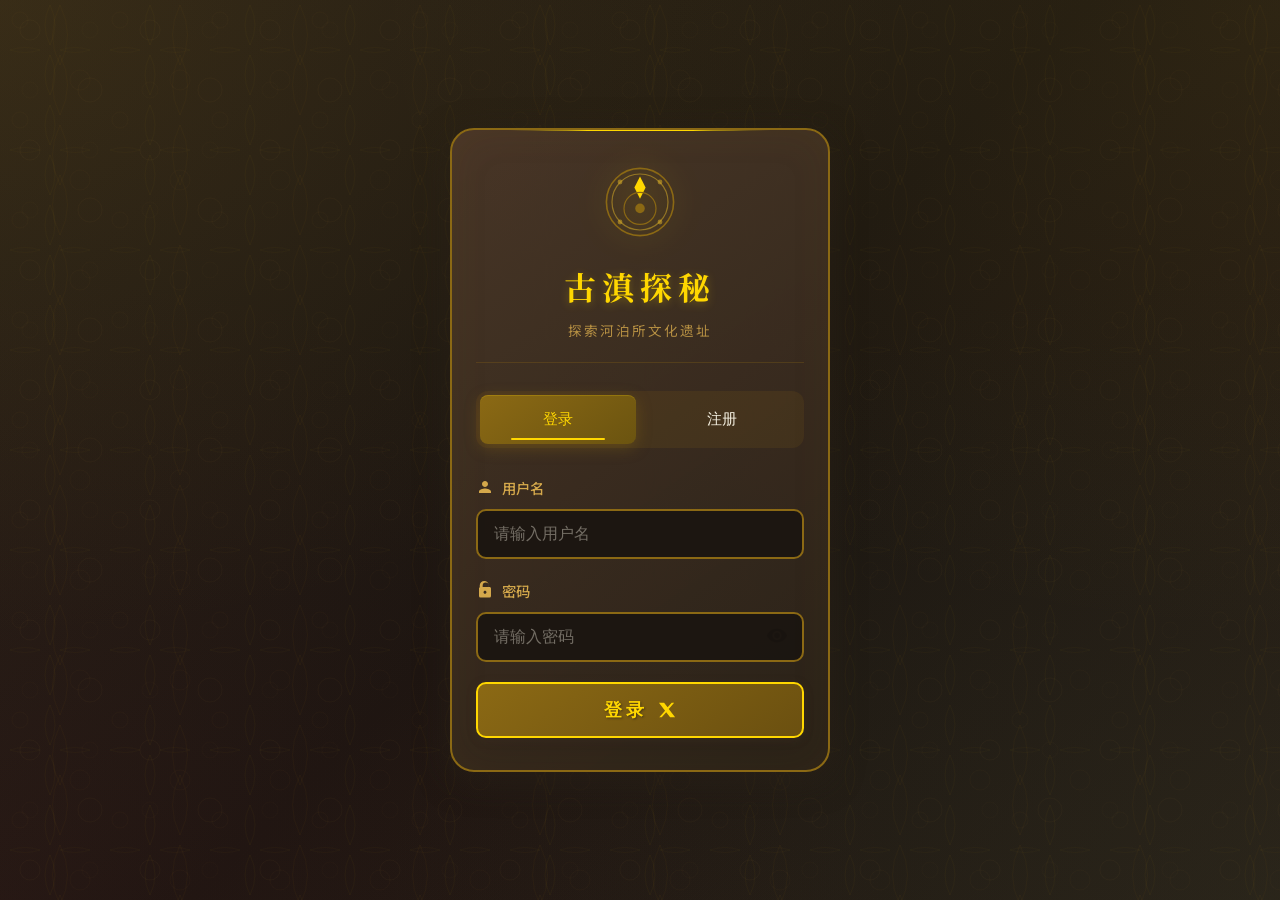
<file: index.html>
<!DOCTYPE html>
<html lang="zh-CN">
<head>
  <meta charset="UTF-8">
  <meta name="viewport" content="width=device-width, initial-scale=1.0, maximum-scale=1.0, user-scalable=no">
  <title>汉代职场晋升之路 - 益州郡新人报到</title>
  <link rel="stylesheet" href="css/style.css">
  <link rel="icon" type="image/svg+xml" href="data:image/svg+xml,%3Csvg xmlns='http://www.w3.org/2000/svg' viewBox='0 0 100 100'%3E%3Ccircle cx='50' cy='50' r='45' fill='%238B6914'/%3E%3Cpath d='M50 15 L55 25 L50 35 L45 25 Z' fill='%23FFD700'/%3E%3Ccircle cx='50' cy='55' r='25' fill='none' stroke='%23FFD700' stroke-width='3'/%3E%3C/svg%3E">
  <style>
    .career-intro {
      text-align: center;
      padding: 24px 16px;
      background: rgba(61, 50, 40, 0.6);
      border-radius: 16px;
      border: 2px solid var(--primary-bronze);
      margin-bottom: 20px;
      position: relative;
      overflow: hidden;
    }
    .career-intro::before {
      content: '';
      position: absolute;
      top: 0; left: 0; right: 0; bottom: 0;
      background: linear-gradient(135deg, rgba(255,215,0,0.05) 0%, transparent 50%);
      pointer-events: none;
    }
    .career-badge {
      font-size: 3rem;
      margin-bottom: 12px;
    }
    .career-title {
      font-family: 'Noto Serif SC', serif;
      font-size: 1.6rem;
      color: var(--accent-gold);
      margin-bottom: 8px;
    }
    .career-subtitle {
      color: var(--secondary-yellow);
      font-size: 0.95rem;
      margin-bottom: 16px;
    }
    .career-story {
      color: var(--text-primary);
      font-size: 0.9rem;
      line-height: 1.8;
      text-align: left;
      padding: 12px;
      background: rgba(0,0,0,0.2);
      border-radius: 8px;
      margin-bottom: 16px;
    }
    .level-path {
      display: flex;
      flex-direction: column;
      gap: 12px;
      margin: 20px 0;
    }
    .level-card {
      display: flex;
      align-items: center;
      gap: 16px;
      padding: 16px;
      background: rgba(61, 50, 40, 0.5);
      border: 2px solid var(--primary-bronze);
      border-radius: 12px;
      transition: all 0.3s ease;
    }
    .level-card.locked {
      opacity: 0.5;
      border-color: rgba(139, 105, 20, 0.3);
    }
    .level-card.completed {
      border-color: var(--accent-gold);
      background: rgba(255, 215, 0, 0.05);
    }
    .level-num {
      width: 44px;
      height: 44px;
      border-radius: 50%;
      background: var(--primary-bronze);
      display: flex;
      align-items: center;
      justify-content: center;
      font-size: 1.2rem;
      flex-shrink: 0;
    }
    .level-card.completed .level-num {
      background: var(--accent-gold);
      color: #1a0f0a;
    }
    .level-info {
      flex: 1;
      text-align: left;
    }
    .level-name {
      font-size: 1.05rem;
      color: var(--accent-gold);
      font-weight: bold;
    }
    .level-desc {
      font-size: 0.85rem;
      color: var(--secondary-yellow);
      margin-top: 4px;
    }
    .level-status {
      font-size: 0.8rem;
      color: var(--accent-gold);
      text-align: right;
      min-width: 60px;
    }
    .arrow-down {
      text-align: center;
      color: var(--primary-bronze);
      font-size: 1.2rem;
      margin: -4px 0;
    }
    .start-btn {
      width: 100%;
      padding: 16px;
      font-size: 1.2rem;
      font-family: 'Noto Serif SC', serif;
      background: linear-gradient(145deg, #8B6914 0%, #5c4a32 100%);
      border: 2px solid var(--accent-gold);
      border-radius: 30px;
      color: #FFD700;
      cursor: pointer;
      transition: all 0.3s ease;
      margin-top: 16px;
    }
    .start-btn:hover {
      box-shadow: 0 0 20px rgba(255, 215, 0, 0.4);
      transform: translateY(-2px);
    }
    .result-preview {
      background: rgba(61, 50, 40, 0.6);
      border: 2px solid var(--accent-gold);
      border-radius: 12px;
      padding: 16px;
      margin-top: 20px;
      text-align: center;
    }
    .result-preview h3 {
      color: var(--accent-gold);
      margin-bottom: 12px;
    }
    .result-scores {
      display: flex;
      justify-content: space-around;
      font-size: 0.9rem;
      margin-bottom: 12px;
    }
    .result-scores span {
      color: var(--secondary-yellow);
    }
    .auth-overlay {
      position: fixed;
      top: 0;
      left: 0;
      right: 0;
      bottom: 0;
      display: flex;
      align-items: center;
      justify-content: center;
      z-index: 3000;
      overflow-y: auto;
      padding: 20px;
    }
    .auth-overlay.hidden {
      display: none !important;
    }
  </style>
</head>
<body>
  <!-- 登录注册覆盖层 -->
  <div id="authOverlay" class="auth-overlay hidden">
    <div class="bg-pattern"></div>
    <div class="auth-container" style="margin:auto;position:relative;z-index:10;">
      <div class="auth-card">
        <div class="card-logo">
          <svg viewBox="0 0 100 100" class="logo-main">
            <circle cx="50" cy="50" r="42" fill="none" stroke="#8B6914" stroke-width="2"/>
            <circle cx="50" cy="50" r="35" fill="none" stroke="#C9A227" stroke-width="1.5" opacity="0.6"/>
            <path d="M50 18 L57 32 L50 46 L43 32 Z" fill="#FFD700"/>
            <circle cx="50" cy="58" r="20" fill="none" stroke="#8B6914" stroke-width="1.5"/>
            <circle cx="50" cy="58" r="6" fill="#8B6914"/>
            <circle cx="25" cy="25" r="3" fill="#C9A227" opacity="0.6"/>
            <circle cx="75" cy="25" r="3" fill="#C9A227" opacity="0.6"/>
            <circle cx="25" cy="75" r="3" fill="#C9A227" opacity="0.6"/>
            <circle cx="75" cy="75" r="3" fill="#C9A227" opacity="0.6"/>
          </svg>
          <h1 class="card-title">古滇探秘</h1>
          <p class="card-subtitle">探索河泊所文化遗址</p>
        </div>

        <div class="tabs-wrapper">
          <button class="tab active" id="tabLogin" onclick="showTab('login')">
            <span class="tab-text">登录</span>
            <span class="tab-indicator"></span>
          </button>
          <button class="tab" id="tabRegister" onclick="showTab('register')">
            <span class="tab-text">注册</span>
            <span class="tab-indicator"></span>
          </button>
        </div>

        <form id="formLogin" class="form-panel active" onsubmit="handleLogin(event)">
          <div class="input-group">
            <label class="input-label">
              <svg class="label-icon" viewBox="0 0 24 24">
                <path d="M12 12c2.21 0 4-1.79 4-4s-1.79-4-4-4-4 1.79-4 4 1.79 4 4 4zm0 2c-2.67 0-8 1.34-8 4v2h16v-2c0-2.66-5.33-4-8-4z"/>
              </svg>
              <span>用户名</span>
            </label>
            <input type="text" id="loginUser" class="form-input" placeholder="请输入用户名" required>
          </div>
          <div class="input-group">
            <label class="input-label">
              <svg class="label-icon" viewBox="0 0 24 24">
                <path d="M18 8h-1V6a6 6 0 00-12 0v2H6c-1.1 0-2 .9-2 2v10a2 2 0 002 2h12a2 2 0 002-2V10c0-1.1-.9-2-2-2zm-6 9c-1.1 0-2-.9-2-2s.9-2 2-2 2 .9 2 2-.9 2-2 2zm3.1-9H8.9V6a4 4 0 018 0v2z"/>
              </svg>
              <span>密码</span>
            </label>
            <div class="password-box">
              <input type="password" id="loginPass" class="form-input" placeholder="请输入密码" required>
              <button type="button" class="toggle-pass" onclick="togglePassword('loginPass')">
                <svg class="eye" viewBox="0 0 24 24">
                  <path d="M12 4.5C7 4.5 2.73 7.61 1 12c1.73 4.39 6 7.5 11 7.5s9.27-3.11 11-7.5c-1.73-4.39-6-7.5-11-7.5zM12 17c-2.76 0-5-2.24-5-5s2.24-5 5-5 5 2.24 5 5-2.24 5-5 5zm0-8c-1.66 0-3 1.34-3 3s1.34 3 3 3 3-1.34 3-3-1.34-3-3-3z"/>
                </svg>
              </button>
            </div>
          </div>
          <button type="submit" class="submit-btn">
            <span class="btn-text">登录</span>
            <svg class="btn-arrow" viewBox="0 0 24 24">
              <path d="M18.244 2.25h3.308l-7.227 8.26 8.502 11.24H16.17l-5.214-6.817L4.99 21.75H1.68l7.73-8.835L1.254 2.25H8.08l4.713 6.231z"/>
            </svg>
          </button>
        </form>

        <form id="formRegister" class="form-panel hidden" onsubmit="handleRegister(event)">
          <div class="input-group">
            <label class="input-label">
              <svg class="label-icon" viewBox="0 0 24 24">
                <path d="M12 12c2.21 0 4-1.79 4-4s-1.79-4-4-4-4 1.79-4 4 1.79 4 4 4zm0 2c-2.67 0-8 1.34-8 4v2h16v-2c0-2.66-5.33-4-8-4z"/>
              </svg>
              <span>用户名</span>
            </label>
            <input type="text" id="regUser" class="form-input" placeholder="请输入用户名(4-20字符)" required>
          </div>
          <div class="input-group">
            <label class="input-label">
              <svg class="label-icon" viewBox="0 0 24 24">
                <path d="M18 8h-1V6a6 6 0 00-12 0v2H6c-1.1 0-2 .9-2 2v10a2 2 0 002 2h12a2 2 0 002-2V10c0-1.1-.9-2-2-2zm-6 9c-1.1 0-2-.9-2-2s.9-2 2-2 2 .9 2 2-.9 2-2 2zm3.1-9H8.9V6a4 4 0 018 0v2z"/>
              </svg>
              <span>密码</span>
            </label>
            <div class="password-box">
              <input type="password" id="regPass" class="form-input" placeholder="请输入密码" required>
              <button type="button" class="toggle-pass" onclick="togglePassword('regPass')">
                <svg class="eye" viewBox="0 0 24 24">
                  <path d="M12 4.5C7 4.5 2.73 7.61 1 12c1.73 4.39 6 7.5 11 7.5s9.27-3.11 11-7.5c-1.73-4.39-6-7.5-11-7.5zM12 17c-2.76 0-5-2.24-5-5s2.24-5 5-5 5 2.24 5 5-2.24 5-5 5zm0-8c-1.66 0-3 1.34-3 3s1.34 3 3 3 3-1.34 3-3-1.34-3-3-3z"/>
                </svg>
              </button>
            </div>
          </div>
          <div class="input-group">
            <label class="input-label">
              <svg class="label-icon" viewBox="0 0 24 24">
                <path d="M12 2C8.13 2 5 5.13 5 9c0 5.25 7 13 7 13s7-7.75 7-13c0-3.87-3.13-7-7-7zm0 9.5c-1.38 0-2.5-1.12-2.5-2.5s1.12-2.5 2.5-2.5 2.5 1.12 2.5 2.5-1.12 2.5-2.5 2.5z"/>
              </svg>
              <span>所在省份</span>
            </label>
            <select id="regProvince" class="form-select" required>
              <option value="">请选择省份</option>
              <option value="北京">北京市</option>
              <option value="天津">天津市</option>
              <option value="河北">河北省</option>
              <option value="山西">山西省</option>
              <option value="内蒙古">内蒙古自治区</option>
              <option value="辽宁">辽宁省</option>
              <option value="吉林">吉林省</option>
              <option value="黑龙江">黑龙江省</option>
              <option value="上海">上海市</option>
              <option value="江苏">江苏省</option>
              <option value="浙江">浙江省</option>
              <option value="安徽">安徽省</option>
              <option value="福建">福建省</option>
              <option value="江西">江西省</option>
              <option value="山东">山东省</option>
              <option value="河南">河南省</option>
              <option value="湖北">湖北省</option>
              <option value="湖南">湖南省</option>
              <option value="广东">广东省</option>
              <option value="广西">广西壮族自治区</option>
              <option value="海南">海南省</option>
              <option value="重庆">重庆市</option>
              <option value="四川">四川省</option>
              <option value="贵州">贵州省</option>
              <option value="云南">云南省</option>
              <option value="西藏">西藏自治区</option>
              <option value="陕西">陕西省</option>
              <option value="甘肃">甘肃省</option>
              <option value="青海">青海省</option>
              <option value="宁夏">宁夏回族自治区</option>
              <option value="新疆">新疆维吾尔自治区</option>
              <option value="台湾">台湾省</option>
              <option value="香港">香港特别行政区</option>
              <option value="澳门">澳门特别行政区</option>
            </select>
          </div>
          <button type="submit" class="submit-btn">
            <span class="btn-text">注册</span>
            <svg class="btn-arrow" viewBox="0 0 24 24">
              <path d="M19 13h-6v6h-2v-6H5v-2h6V5h2v6h6v2z"/>
            </svg>
          </button>
        </form>
      </div>
    </div>
  </div>

  <div class="container page">
    <header class="header">
      <div class="header-content">
        <div class="logo">
          <svg class="logo-icon" viewBox="0 0 48 48">
            <circle cx="24" cy="24" r="22" fill="none" stroke="currentColor" stroke-width="2"/>
            <path d="M24 6 L28 14 L24 22 L20 14 Z" fill="currentColor"/>
            <circle cx="24" cy="28" r="12" fill="none" stroke="currentColor" stroke-width="2"/>
            <circle cx="24" cy="28" r="4" fill="currentColor"/>
          </svg>
          <span class="logo-text">益州郡府</span>
        </div>
      </div>
    </header>

    <div class="career-intro">
      <div class="career-badge">📜</div>
      <h1 class="career-title">汉代职场晋升之路</h1>
      <p class="career-subtitle">建元六年，益州郡设郡治，广纳贤才</p>
      <div class="career-story">
        <p>🎭 <strong>角色设定：</strong>你是一名来自中原的年轻士子，听闻益州郡府正在招募贤才。为了在这西南边陲一展抱负，你决定前往应聘。</p>
        <p style="margin-top:8px">🏛️ <strong>考核流程：</strong>太守大人设下三重考验——先过"策问"考校学识，再赴遗址实地勘探，最后修复出土文物。通过全部考核者，方可获得益州郡专属任职文书。</p>
      </div>
    </div>

    <h2 class="section-title">
      <svg width="20" height="20" viewBox="0 0 24 24" fill="currentColor">
        <path d="M12 2L15 8L22 9L17 14L18 21L12 18L6 21L7 14L2 9L9 8L12 2Z"/>
      </svg>
      晋升之路
    </h2>

    <div class="level-path" id="levelPath">
      <div class="level-card" id="level1Card" onclick="goLevel(1)">
        <div class="level-num">📝</div>
        <div class="level-info">
          <div class="level-name">第一关：入职试炼</div>
          <div class="level-desc">策问考核 · 太守大人考校学识</div>
        </div>
        <div class="level-status" id="level1Status">可进入</div>
      </div>
      <div class="arrow-down">▼</div>
      <div class="level-card locked" id="level2Card" onclick="goLevel(2)">
        <div class="level-num">⛏️</div>
        <div class="level-info">
          <div class="level-name">第二关：实地勘探</div>
          <div class="level-desc">古城遗址 · 寻找前朝官印</div>
        </div>
        <div class="level-status" id="level2Status">未解锁</div>
      </div>
      <div class="arrow-down">▼</div>
      <div class="level-card locked" id="level3Card" onclick="goLevel(3)">
        <div class="level-num">🧩</div>
        <div class="level-info">
          <div class="level-name">第三关：文物修复</div>
          <div class="level-desc">修复残器 · 重现国宝风采</div>
        </div>
        <div class="level-status" id="level3Status">未解锁</div>
      </div>
    </div>

    <button class="start-btn" id="startBtn" onclick="startCareerFlow()">开始晋升之路</button>

    <div class="result-preview hidden" id="resultPreview">
      <h3>📋 当前考核进度</h3>
      <div class="result-scores" id="resultScores"></div>
      <button class="action-btn primary" onclick="goCertificate()">查看任职文书</button>
      <button class="action-btn" onclick="resetAll(); location.reload();" style="margin-top:8px">重新考核</button>
    </div>
  </div>

  <script src="js/career.js"></script>
  <script>
    function startCareerFlow() {
      startCareer();
      window.location.href = 'quiz.html';
    }

    function goLevel(level) {
      if (!canPlayLevel(level)) {
        alert('请先完成前一关考核！');
        return;
      }
      var map = { 1: 'quiz.html', 2: 'archaeology.html', 3: 'puzzle.html' };
      window.location.href = map[level];
    }

    function goCertificate() {
      window.location.href = 'certificate.html';
    }

    function resetAll() {
      resetCareer();
    }

    function updateUI() {
      var career = getCareer();
      if (!career) return;

      var allDone = career.level1 && career.level2 && career.level3;
      var btn = document.getElementById('startBtn');

      if (allDone) {
        btn.textContent = '已通关，查看任职文书';
        btn.onclick = goCertificate;
        document.getElementById('resultPreview').classList.remove('hidden');
        var rs = document.getElementById('resultScores');
        rs.innerHTML =
          '<span>策问：' + (career.level1 ? career.level1.score : 0) + '/' + (career.level1 ? career.level1.maxScore : 0) + '</span>' +
          '<span>勘探：' + (career.level2 ? career.level2.score : 0) + '/' + (career.level2 ? career.level2.maxScore : 0) + '</span>' +
          '<span>修复：' + (career.level3 ? career.level3.score : 0) + '/' + (career.level3 ? career.level3.maxScore : 0) + '</span>';
      } else if (career.level1 || career.level2 || career.level3) {
        btn.textContent = '继续考核';
        var next = career.level1 ? (career.level2 ? (career.level3 ? 3 : 3) : 2) : 1;
        btn.onclick = function() { goLevel(next); };
      }

      // Update cards
      [1, 2, 3].forEach(function(l) {
        var card = document.getElementById('level' + l + 'Card');
        var status = document.getElementById('level' + l + 'Status');
        var res = career['level' + l];
        if (res) {
          card.classList.remove('locked');
          card.classList.add('completed');
          status.textContent = res.score + '分';
        } else if (canPlayLevel(l)) {
          card.classList.remove('locked');
          status.textContent = '可进入';
        }
      });
    }

    // 登录注册相关逻辑
    var AUTH_STORAGE = {
      USERS: 'heboUsers',
      CURRENT_USER: 'heboUser'
    };

    function showTab(tab) {
      var tabs = document.querySelectorAll('.tab');
      var loginForm = document.getElementById('formLogin');
      var registerForm = document.getElementById('formRegister');
      tabs.forEach(function(t) { t.classList.remove('active'); });
      if (tab === 'login') {
        document.getElementById('tabLogin').classList.add('active');
        loginForm.classList.add('active');
        loginForm.classList.remove('hidden');
        registerForm.classList.remove('active');
        registerForm.classList.add('hidden');
      } else {
        document.getElementById('tabRegister').classList.add('active');
        registerForm.classList.add('active');
        registerForm.classList.remove('hidden');
        loginForm.classList.remove('active');
        loginForm.classList.add('hidden');
      }
    }

    function getAuthUsers() {
      var data = localStorage.getItem(AUTH_STORAGE.USERS);
      return data ? JSON.parse(data) : [];
    }

    function saveAuthUsers(users) {
      localStorage.setItem(AUTH_STORAGE.USERS, JSON.stringify(users));
    }

    function togglePassword(fieldId) {
      var field = document.getElementById(fieldId);
      field.type = field.type === 'password' ? 'text' : 'password';
    }

    function handleLogin(event) {
      event.preventDefault();
      var username = document.getElementById('loginUser').value.trim();
      var password = document.getElementById('loginPass').value;
      if (!username || !password) {
        showAuthToast('请填写用户名和密码', 'error');
        return;
      }
      var users = getAuthUsers();
      var user = users.find(function(u) { return u.username === username && u.password === password; });
      if (user) {
        localStorage.setItem(AUTH_STORAGE.CURRENT_USER, JSON.stringify(user));
        showAuthToast('登录成功!', 'success');
        document.getElementById('authOverlay').classList.add('hidden');
        var container = document.querySelector('.container.page');
        if (container) container.classList.remove('hidden');
        updateUI();
      } else {
        showAuthToast('用户名或密码错误', 'error');
      }
    }

    function handleRegister(event) {
      event.preventDefault();
      var username = document.getElementById('regUser').value.trim();
      var password = document.getElementById('regPass').value;
      var province = document.getElementById('regProvince').value;
      if (!username || !password || !province) {
        showAuthToast('请填写所有字段', 'error');
        return;
      }
      if (username.length < 4 || username.length > 20) {
        showAuthToast('用户名需要4-20个字符', 'error');
        return;
      }
      var users = getAuthUsers();
      if (users.find(function(u) { return u.username === username; })) {
        showAuthToast('用户名已存在', 'error');
        return;
      }
      var newUser = {
        id: Date.now(),
        username: username,
        password: password,
        province: province,
        createdAt: new Date().toISOString(),
        score: { archaeology: 0, puzzle: 0, quiz: 0 },
        collectedArtifacts: []
      };
      users.push(newUser);
      saveAuthUsers(users);
      localStorage.setItem(AUTH_STORAGE.CURRENT_USER, JSON.stringify(newUser));
      showAuthToast('注册成功!', 'success');
      document.getElementById('authOverlay').classList.add('hidden');
      var container = document.querySelector('.container.page');
      if (container) container.classList.remove('hidden');
      updateUI();
    }

    function showAuthToast(message, type) {
      var existing = document.querySelector('.toast');
      if (existing) existing.remove();
      var toast = document.createElement('div');
      toast.className = 'toast toast-' + (type || 'info');
      toast.textContent = message;
      document.body.appendChild(toast);
      setTimeout(function() { toast.remove(); }, 3000);
    }

    function checkAuth() {
      var userData = localStorage.getItem(AUTH_STORAGE.CURRENT_USER);
      var container = document.querySelector('.container.page');
      if (!userData) {
        document.getElementById('authOverlay').classList.remove('hidden');
        if (container) container.classList.add('hidden');
      } else {
        document.getElementById('authOverlay').classList.add('hidden');
        if (container) container.classList.remove('hidden');
        updateUI();
      }
    }

    checkAuth();
  </script>
</body>
</html>
</file>
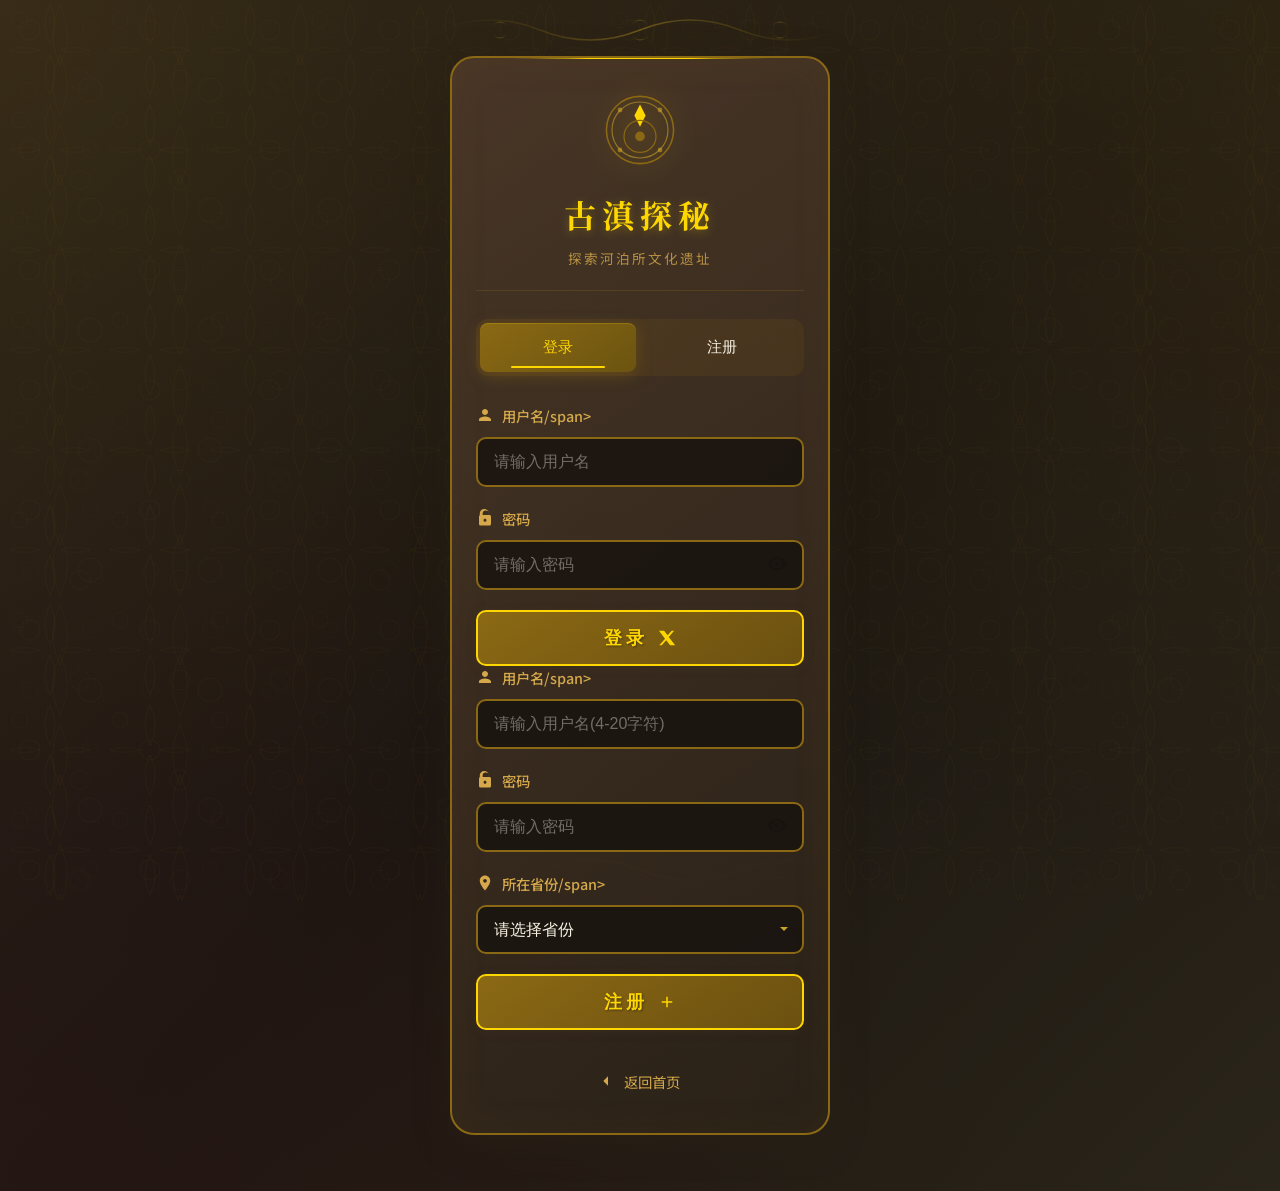
<file: auth.html>
<!DOCTYPE html>
<html lang="zh-CN">
<head>
  <meta charset="UTF-8">
  <meta name="viewport" content="width=device-width, initial-scale=1.0, maximum-scale=1.0, user-scalable=no">
  <title>古滇探秘 - 登录注册</title>
  <link rel="stylesheet" href="css/style.css">
  <link rel="icon" type="image/svg+xml" href="data:image/svg+xml,%3Csvg xmlns='http://www.w3.org/2000/svg' viewBox='0 0 100 100'%3E%3Ccircle cx='50' cy='50' r='45' fill='%231a1510' stroke='%238B6914' stroke-width='3'/%3E%3Cpath d='M50 15 L55 25 L50 35 L45 25 Z' fill='%23FFD700'/%3E%3Ccircle cx='50' cy='55' r='25' fill='none' stroke='%23FFD700' stroke-width='2'/%3E%3C/svg%3E">
</head>
<body class="auth-page">
  <!-- 背景纹理 -->
  <div class="bg-pattern"></div>
  
  <!-- 顶部云雷纹装饰 -->
  <svg class="decor-top" viewBox="0 0 400 60">
    <defs>
      <linearGradient id="gradTop" x1="0%" y1="0%" x2="100%" y2="0%">
        <stop offset="0%" style="stop-color:#8B6914;stop-opacity:0"/>
        <stop offset="50%" style="stop-color:#C9A227;stop-opacity:0.4"/>
        <stop offset="100%" style="stop-color:#8B6914;stop-opacity:0"/>
      </linearGradient>
    </defs>
    <path d="M0 30 Q50 10 100 30 Q150 50 200 30 Q250 10 300 30 Q350 50 400 30" fill="none" stroke="url(#gradTop)" stroke-width="1.5"/>
    <circle cx="60" cy="30" r="8" fill="none" stroke="url(#gradTop)" stroke-width="0.8"/>
    <circle cx="200" cy="30" r="10" fill="none" stroke="url(#gradTop)" stroke-width="0.8"/>
    <circle cx="340" cy="30" r="8" fill="none" stroke="url(#gradTop)" stroke-width="0.8"/>
  </svg>

  <!-- 底部云雷纹装饰 -->
  <svg class="decor-bottom" viewBox="0 0 400 60">
    <path d="M0 30 Q50 50 100 30 Q150 10 200 30 Q250 50 300 30 Q350 10 400 30" fill="none" stroke="url(#gradTop)" stroke-width="1.5"/>
    <circle cx="60" cy="30" r="8" fill="none" stroke="url(#gradTop)" stroke-width="0.8"/>
    <circle cx="200" cy="30" r="10" fill="none" stroke="url(#gradTop)" stroke-width="0.8"/>
    <circle cx="340" cy="30" r="8" fill="none" stroke="url(#gradTop)" stroke-width="0.8"/>
  </svg>

  <div class="auth-container">
    <div class="auth-card">
      <!-- Logo区域 -->
      <div class="card-logo">
        <svg viewBox="0 0 100 100" class="logo-main">
          <circle cx="50" cy="50" r="42" fill="none" stroke="#8B6914" stroke-width="2"/>
          <circle cx="50" cy="50" r="35" fill="none" stroke="#C9A227" stroke-width="1.5" opacity="0.6"/>
          <path d="M50 18 L57 32 L50 46 L43 32 Z" fill="#FFD700"/>
          <circle cx="50" cy="58" r="20" fill="none" stroke="#8B6914" stroke-width="1.5"/>
          <circle cx="50" cy="58" r="6" fill="#8B6914"/>
          <!-- 装饰点 -->
          <circle cx="25" cy="25" r="3" fill="#C9A227" opacity="0.6"/>
          <circle cx="75" cy="25" r="3" fill="#C9A227" opacity="0.6"/>
          <circle cx="25" cy="75" r="3" fill="#C9A227" opacity="0.6"/>
          <circle cx="75" cy="75" r="3" fill="#C9A227" opacity="0.6"/>
        </svg>
        <h1 class="card-title">古滇探秘</h1>
        <p class="card-subtitle">探索河泊所文化遗址</p>
      </div>

      <!-- 标签切换 -->
      <div class="tabs-wrapper">
        <button class="tab active" id="tabLogin" onclick="showTab('login')">
          <span class="tab-text">登录</span>
          <span class="tab-indicator"></span>
        </button>
        <button class="tab" id="tabRegister" onclick="showTab('register')">
          <span class="tab-text">注册</span>
          <span class="tab-indicator"></span>
        </button>
      </div>

      <!-- 登录表单 -->
      <form id="formLogin" class="form-panel active" onsubmit="handleLogin(event)">
        <div class="input-group">
          <label class="input-label">
            <svg class="label-icon" viewBox="0 0 24 24">
              <path d="M12 12c2.21 0 4-1.79 4-4s-1.79-4-4-4-4 1.79-4 4 1.79 4 4 4zm0 2c-2.67 0-8 1.34-8 4v2h16v-2c0-2.66-5.33-4-8-4z"/>
            </svg>
            <span>用户名/span>
          </label>
          <input type="text" id="loginUser" class="form-input" placeholder="请输入用户名" required>
        </div>
        
        <div class="input-group">
          <label class="input-label">
            <svg class="label-icon" viewBox="0 0 24 24">
              <path d="M18 8h-1V6a6 6 0 00-12 0v2H6c-1.1 0-2 .9-2 2v10a2 2 0 002 2h12a2 2 0 002-2V10c0-1.1-.9-2-2-2zm-6 9c-1.1 0-2-.9-2-2s.9-2 2-2 2 .9 2 2-.9 2-2 2zm3.1-9H8.9V6a4 4 0 018 0v2z"/>
            </svg>
            <span>密码</span>
          </label>
          <div class="password-box">
            <input type="password" id="loginPass" class="form-input" placeholder="请输入密码" required>
            <button type="button" class="toggle-pass" onclick="togglePassword('loginPass')">
              <svg class="eye" viewBox="0 0 24 24">
                <path d="M12 4.5C7 4.5 2.73 7.61 1 12c1.73 4.39 6 7.5 11 7.5s9.27-3.11 11-7.5c-1.73-4.39-6-7.5-11-7.5zM12 17c-2.76 0-5-2.24-5-5s2.24-5 5-5 5 2.24 5 5-2.24 5-5 5zm0-8c-1.66 0-3 1.34-3 3s1.34 3 3 3 3-1.34 3-3-1.34-3-3-3z"/>
              </svg>
            </button>
          </div>
        </div>

        <button type="submit" class="submit-btn">
          <span class="btn-text">登录</span>
          <svg class="btn-arrow" viewBox="0 0 24 24">
            <path d="M18.244 2.25h3.308l-7.227 8.26 8.502 11.24H16.17l-5.214-6.817L4.99 21.75H1.68l7.73-8.835L1.254 2.25H8.08l4.713 6.231z"/>
          </svg>
        </button>
      </form>

      <!-- 注册表单 -->
      <form id="formRegister" class="form-panel" onsubmit="handleRegister(event)">
        <div class="input-group">
          <label class="input-label">
            <svg class="label-icon" viewBox="0 0 24 24">
              <path d="M12 12c2.21 0 4-1.79 4-4s-1.79-4-4-4-4 1.79-4 4 1.79 4 4 4zm0 2c-2.67 0-8 1.34-8 4v2h16v-2c0-2.66-5.33-4-8-4z"/>
            </svg>
            <span>用户名/span>
          </label>
          <input type="text" id="regUser" class="form-input" placeholder="请输入用户名(4-20字符)" required>
        </div>
        
        <div class="input-group">
          <label class="input-label">
            <svg class="label-icon" viewBox="0 0 24 24">
              <path d="M18 8h-1V6a6 6 0 00-12 0v2H6c-1.1 0-2 .9-2 2v10a2 2 0 002 2h12a2 2 0 002-2V10c0-1.1-.9-2-2-2zm-6 9c-1.1 0-2-.9-2-2s.9-2 2-2 2 .9 2 2-.9 2-2 2zm3.1-9H8.9V6a4 4 0 018 0v2z"/>
            </svg>
            <span>密码</span>
          </label>
          <div class="password-box">
            <input type="password" id="regPass" class="form-input" placeholder="请输入密码" required>
            <button type="button" class="toggle-pass" onclick="togglePassword('regPass')">
              <svg class="eye" viewBox="0 0 24 24">
                <path d="M12 4.5C7 4.5 2.73 7.61 1 12c1.73 4.39 6 7.5 11 7.5s9.27-3.11 11-7.5c-1.73-4.39-6-7.5-11-7.5zM12 17c-2.76 0-5-2.24-5-5s2.24-5 5-5 5 2.24 5 5-2.24 5-5 5zm0-8c-1.66 0-3 1.34-3 3s1.34 3 3 3 3-1.34 3-3-1.34-3-3-3z"/>
              </svg>
            </button>
          </div>
        </div>

        <div class="input-group">
          <label class="input-label">
            <svg class="label-icon" viewBox="0 0 24 24">
              <path d="M12 2C8.13 2 5 5.13 5 9c0 5.25 7 13 7 13s7-7.75 7-13c0-3.87-3.13-7-7-7zm0 9.5c-1.38 0-2.5-1.12-2.5-2.5s1.12-2.5 2.5-2.5 2.5 1.12 2.5 2.5-1.12 2.5-2.5 2.5z"/>
            </svg>
            <span>所在省份/span>
          </label>
          <select id="regProvince" class="form-select" required>
            <option value="">请选择省份</option>
            <option value="北京">北京市/option>
            <option value="天津">天津市/option>
            <option value="河北">河北省/option>
            <option value="山西">山西省/option>
            <option value="内蒙古>内蒙古自治区</option>
            <option value="辽宁">辽宁省/option>
            <option value="吉林">吉林省/option>
            <option value="黑龙江>黑龙江省</option>
            <option value="上海">上海市/option>
            <option value="江苏">江苏省/option>
            <option value="浙江">浙江省/option>
            <option value="安徽">安徽省/option>
            <option value="福建">福建省/option>
            <option value="江西">江西省/option>
            <option value="山东">山东省/option>
            <option value="河南">河南省/option>
            <option value="湖北">湖北省/option>
            <option value="湖南">湖南省/option>
            <option value="广东">广东省/option>
            <option value="广西">广西壮族自治区/option>
            <option value="海南">海南省/option>
            <option value="重庆">重庆市/option>
            <option value="四川">四川省/option>
            <option value="贵州">贵州省/option>
            <option value="云南">云南省/option>
            <option value="西藏">西藏自治区/option>
            <option value="陕西">陕西省/option>
            <option value="甘肃">甘肃省/option>
            <option value="青海">青海省/option>
            <option value="宁夏">宁夏回族自治区/option>
            <option value="新疆">新疆维吾尔自治区</option>
            <option value="台湾">台湾省/option>
            <option value="香港">香港特别行政区/option>
            <option value="澳门">澳门特别行政区/option>
          </select>
        </div>

        <button type="submit" class="submit-btn">
          <span class="btn-text">注册</span>
          <svg class="btn-arrow" viewBox="0 0 24 24">
            <path d="M19 13h-6v6h-2v-6H5v-2h6V5h2v6h6v2z"/>
          </svg>
        </button>
      </form>

      <!-- 返回首页 -->
      <a href="index.html" class="back-link">
        <svg viewBox="0 0 24 24" class="back-icon">
          <path d="M19 12H5M12 19l-7-7 7-7"/>
        </svg>
        <span>返回首页</span>
      </a>
    </div>
  </div>

  <script src="js/auth.js"></script>
</body>
</html>
</file>
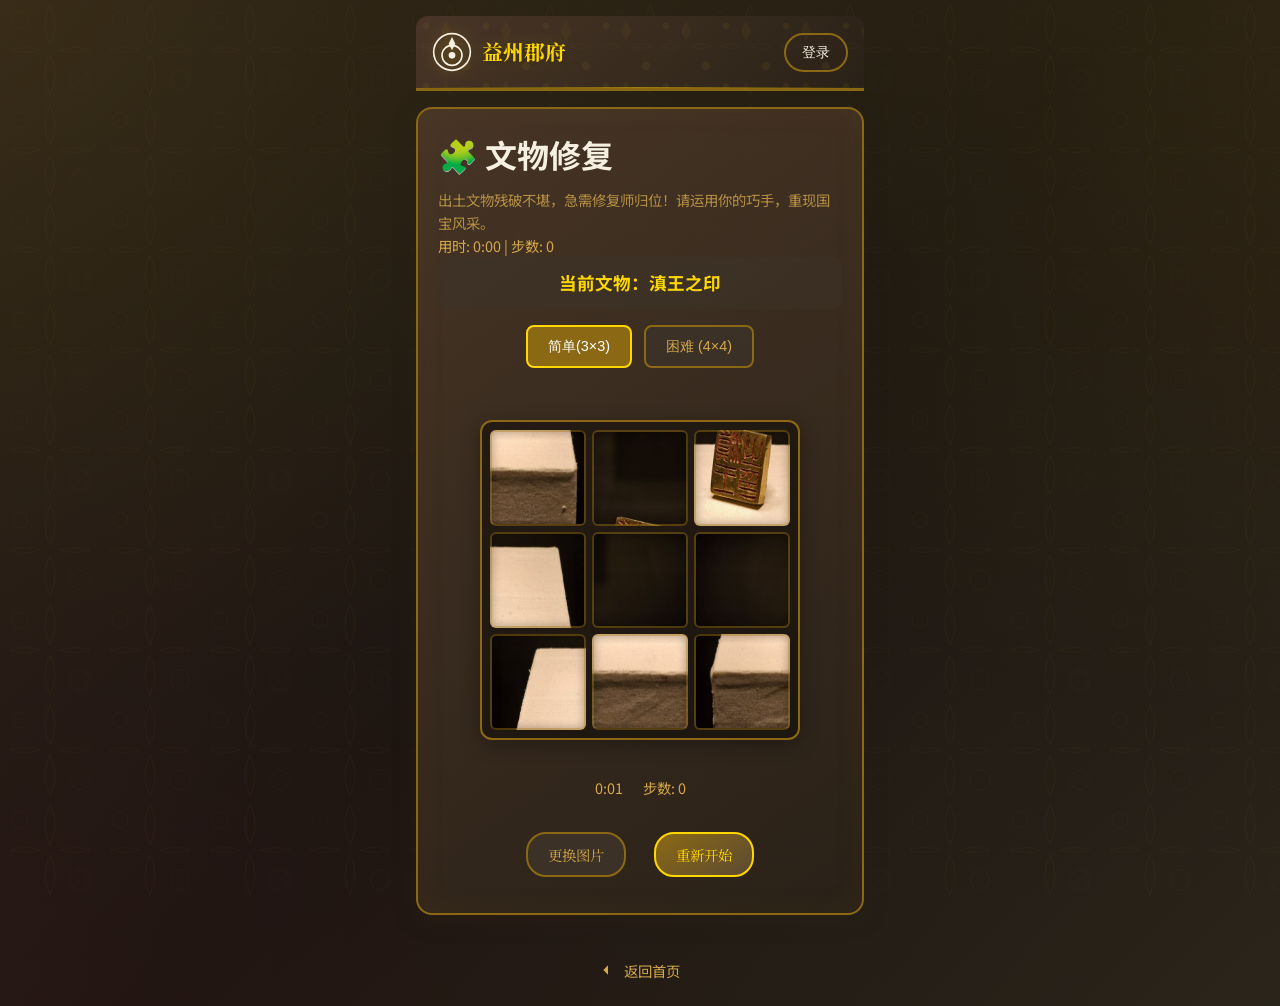
<file: puzzle.html>
<!DOCTYPE html>
<html lang="zh-CN">
<head>
  <meta charset="UTF-8">
  <meta name="viewport" content="width=device-width, initial-scale=1.0, maximum-scale=1.0, user-scalable=no">
  <title>文物修复 - 归位国宝</title>
  <link rel="stylesheet" href="css/style.css">
  <link rel="icon" type="image/svg+xml" href="data:image/svg+xml,%3Csvg xmlns='http://www.w3.org/2000/svg' viewBox='0 0 100 100'%3E%3Ccircle cx='50' cy='50' r='45' fill='%238B6914'/%3E%3Cpath d='M50 15 L55 25 L50 35 L45 25 Z' fill='%23FFD700'/%3E%3Ccircle cx='50' cy='55' r='25' fill='none' stroke='%23FFD700' stroke-width='3'/%3E%3C/svg%3E">
</head>
<body>
  <div class="container page">
    <header class="header">
      <div class="header-content">
        <div class="logo">
          <svg class="logo-icon" viewBox="0 0 48 48">
            <circle cx="24" cy="24" r="22" fill="none" stroke="currentColor" stroke-width="2"/>
            <path d="M24 6 L28 14 L24 22 L20 14 Z" fill="currentColor"/>
            <circle cx="24" cy="28" r="12" fill="none" stroke="currentColor" stroke-width="2"/>
            <circle cx="24" cy="28" r="4" fill="currentColor"/>
          </svg>
          <span class="logo-text">益州郡府</span>
        </div>
        <div class="user-area">
          <button class="user-btn" id="userBtn" onclick="checkLogin()">未登录</button>
        </div>
      </div>
    </header>

    <div class="game-container">
      <div class="game-header">
        <h1 class="game-title-header">🧩 文物修复</h1>
        <p class="game-description" style="font-size: 0.9rem; color: var(--secondary-yellow); opacity: 0.8; margin-top: 8px;">
          出土文物残破不堪，急需修复师归位！请运用你的巧手，重现国宝风采。
        </p>
        <div class="game-score" id="gameScore">用时: 0:00 | 步数: 0</div>
      </div>

      <div class="current-image-display" style="text-align: center; margin-bottom: 16px;">
        <span style="color: var(--accent-gold); font-size: 1.1rem; font-weight: bold;">当前文物：<span id="currentImageLabel">滇王之印</span></span>
      </div>

      <div class="difficulty-selector">
        <button class="difficulty-btn active" data-size="3" onclick="setDifficulty(3)">简单(3×3)</button>
        <button class="difficulty-btn" data-size="4" onclick="setDifficulty(4)">困难 (4×4)</button>
      </div>

      <div class="puzzle-area">
        <div class="puzzle-grid size-3" id="puzzleGrid"></div>
        <div class="puzzle-stats">
          <span id="timerDisplay">00:00</span>
          <span id="moveDisplay">步数: 0</span>
        </div>
      </div>

      <div class="action-bar">
        <button class="action-btn" onclick="changeImage()">更换图片</button>
        <button class="action-btn primary" onclick="resetPuzzle()">重新开始</button>
      </div>
    </div>

    <a href="index.html" class="back-link" style="margin-top: 24px;">
      <svg width="16" height="16" viewBox="0 0 24 24" fill="currentColor">
        <path d="M19 12H5M12 19l-7-7 7-7"/>
      </svg>
      返回首页
    </a>
  </div>

  <div class="completion-overlay hidden" id="winModal">
    <div class="completion-card">
      <div class="completion-badge">🧩</div>
      <div class="completion-title">国宝重现</div>
      <div class="completion-subtitle">残片归位，古韵重生，尘封的国宝终于重现昔日风采……</div>
      <div class="completion-divider"></div>
      <div class="completion-score-row">
        <div class="completion-score-item">
          <span class="completion-score-value" id="winTime">0:00</span>
          <div class="completion-score-label">用时</div>
        </div>
        <div class="completion-score-item">
          <span class="completion-score-value" id="winMoves">0</span>
          <div class="completion-score-label">步数</div>
        </div>
      </div>
      <div class="completion-medal">
        <div class="completion-medal-icon">🏆</div>
        <div class="completion-medal-title">巧手修复师</div>
        <div class="completion-medal-desc">文物修复考核通过</div>
      </div>
      <div class="completion-buttons">
        <button class="completion-btn primary" onclick="goCertificate()">📜 查看任职文书</button>
        <button class="completion-btn secondary" onclick="closeWinModal()">继续挑战</button>
        <a href="index.html" class="completion-btn secondary">🏛️ 返回郡府</a>
      </div>
    </div>
  </div>

  <script src="js/career.js"></script>
  <script src="js/app.js"></script>
  <script src="js/puzzle.js"></script>
  <script>
    function goCertificate() {
      window.location.href = 'certificate.html';
    }
  </script>
</body>
</html>
</file>
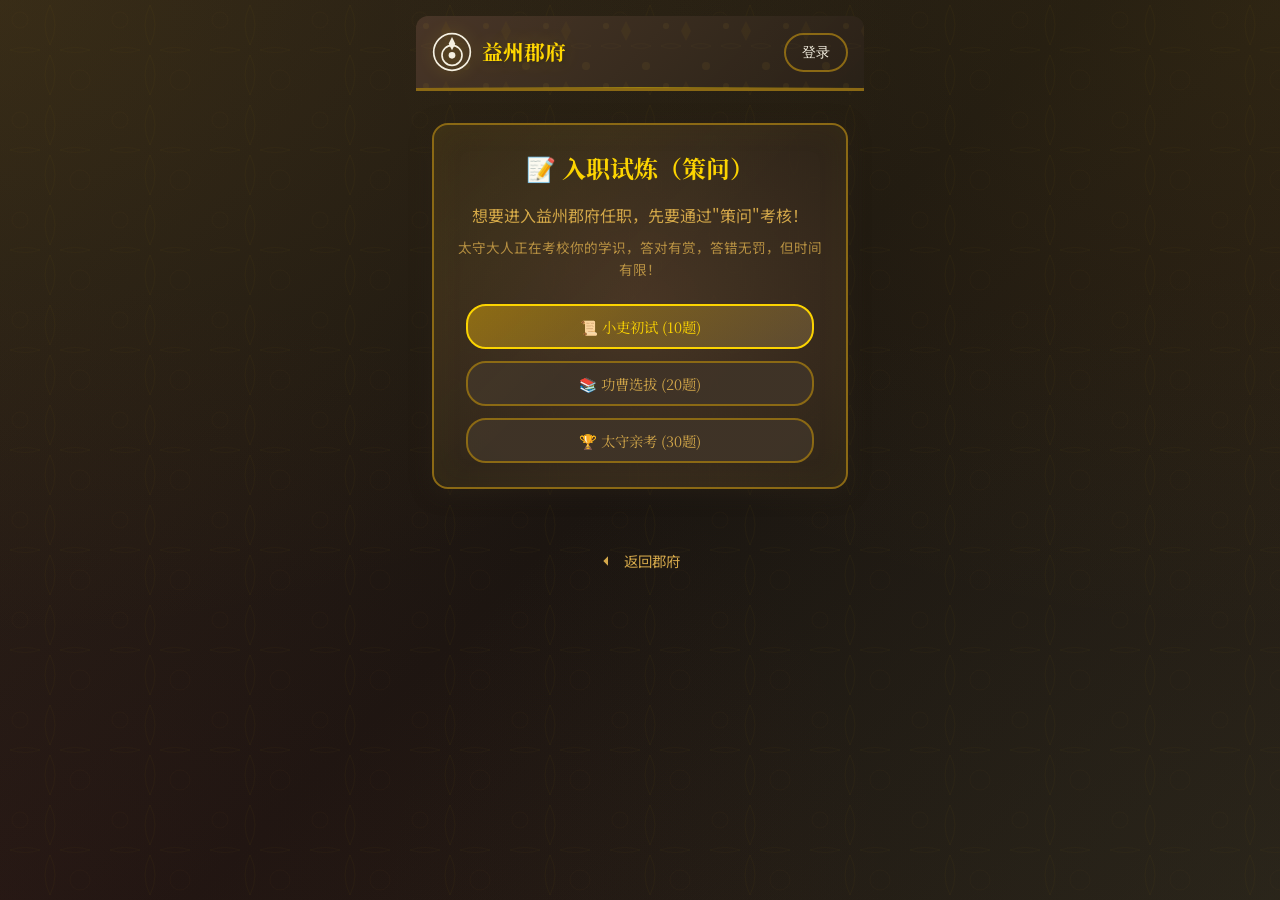
<file: quiz.html>
<!DOCTYPE html>
<html lang="zh-CN">
<head>
  <meta charset="UTF-8">
  <meta name="viewport" content="width=device-width, initial-scale=1.0, maximum-scale=1.0, user-scalable=no">
  <title>入职试炼 - 益州郡策问考核</title>
  <link rel="stylesheet" href="css/style.css">
  <link rel="icon" type="image/svg+xml" href="data:image/svg+xml,%3Csvg xmlns='http://www.w3.org/2000/svg' viewBox='0 0 100 100'%3E%3Ccircle cx='50' cy='50' r='45' fill='%238B6914'/%3E%3Cpath d='M50 15 L55 25 L50 35 L45 25 Z' fill='%23FFD700'/%3E%3Ccircle cx='50' cy='55' r='25' fill='none' stroke='%23FFD700' stroke-width='3'/%3E%3C/svg%3E">
  <style>
    .hidden { display: none !important; }
    .hero::before { pointer-events: none !important; }
    .hero::after { pointer-events: none !important; }
  </style>
</head>
<body>
  <div class="container page">
    <header class="header">
      <div class="header-content">
        <div class="logo">
          <svg class="logo-icon" viewBox="0 0 48 48">
            <circle cx="24" cy="24" r="22" fill="none" stroke="currentColor" stroke-width="2"/>
            <path d="M24 6 L28 14 L24 22 L20 14 Z" fill="currentColor"/>
            <circle cx="24" cy="28" r="12" fill="none" stroke="currentColor" stroke-width="2"/>
            <circle cx="24" cy="28" r="4" fill="currentColor"/>
          </svg>
          <span class="logo-text">益州郡府</span>
        </div>
        <button class="user-btn" id="userBtn">登录</button>
      </div>
    </header>

    <!-- 开始界面 -->
    <div class="quiz-container" id="startScreen">
      <div class="hero" style="text-align: center;">
        <h2 style="font-family: 'Noto Serif SC', serif; font-size: 1.5rem; color: var(--accent-gold); margin-bottom: 16px;">📝 入职试炼（策问）</h2>
        <p style="color: var(--secondary-yellow); margin-bottom: 8px;">想要进入益州郡府任职，先要通过"策问"考核！</p>
        <p style="color: var(--secondary-yellow); opacity: 0.8; margin-bottom: 24px; font-size: 0.85rem;">太守大人正在考校你的学识，答对有赏，答错无罚，但时间有限！</p>
        <div style="display: flex; flex-direction: column; gap: 12px;">
          <button class="action-btn primary" id="btn10">📜 小吏初试 (10题)</button>
          <button class="action-btn" id="btn20">📚 功曹选拔 (20题)</button>
          <button class="action-btn" id="btn30">🏆 太守亲考 (30题)</button>
        </div>
      </div>
      <a href="index.html" class="back-link" style="margin-top: 24px;">
        <svg width="16" height="16" viewBox="0 0 24 24" fill="currentColor">
          <path d="M19 12H5M12 19l-7-7 7-7"/>
        </svg>
        返回郡府
      </a>
    </div>

    <!-- 答题界面 -->
    <div class="quiz-container hidden" id="quizContainer">
      <div class="game-header">
        <h1 class="game-title-header">📝 策问考核</h1>
        <div class="game-score">政绩: <span id="currentScore">0</span></div>
      </div>

      <div class="quiz-progress" id="quizProgress">1 / 10</div>

      <div class="quiz-question-card">
        <div class="quiz-timer" id="quizTimer">10</div>
        <p class="quiz-question" id="quizQuestion">题目加载中...</p>
      </div>

      <div class="quiz-options" id="quizOptions">
        <button class="quiz-option" data-index="0">选项 A</button>
        <button class="quiz-option" data-index="1">选项 B</button>
        <button class="quiz-option" data-index="2">选项 C</button>
        <button class="quiz-option" data-index="3">选项 D</button>
      </div>

      <div class="action-bar" style="margin-top: 20px;">
        <button class="action-btn secondary" id="btnRestart">重新选择题库</button>
      </div>
    </div>

    <!-- 结果弹窗 -->
    <div class="completion-overlay hidden" id="resultOverlay">
      <div class="completion-card">
        <div class="completion-badge">📜</div>
        <div class="completion-title">策问考核完毕</div>
        <div class="completion-subtitle" id="resultSubtitle">太守大人放下竹简，微微颔首……</div>

        <div class="completion-score-row">
          <div class="completion-score-item">
            <span class="completion-score-value" id="finalScore">0</span>
            <div class="completion-score-label">答对题数</div>
          </div>
          <div class="completion-score-item">
            <span class="completion-score-value" id="finalAccuracy">0%</span>
            <div class="completion-score-label">正确率</div>
          </div>
        </div>

        <div class="completion-divider"></div>

        <div class="completion-medal">
          <div class="completion-medal-icon">🏅</div>
          <div class="completion-medal-title" id="resultLevel">初入仕途</div>
          <div class="completion-medal-desc" id="resultMessage">恭喜通过策问考核！</div>
        </div>

        <div class="completion-buttons">
          <button class="completion-btn primary" id="btnNext">⛏️ 前往第二关：实地勘探</button>
          <button class="completion-btn secondary" id="btnReplay">重新考核</button>
          <a href="index.html" class="completion-btn secondary">🏛️ 返回郡府</a>
        </div>
      </div>
    </div>
  </div>

  <script src="js/career.js"></script>
  <script src="js/app.js"></script>
  <script>
    const QUIZ_QUESTIONS = [
      { question: '在益州郡府当差，以下哪种特产最适合送给上司？', options: ['漆器', '铜牛虎扣饰', '奶茶', '以上都不行，汉代不兴这个'], correct: 3 },
      { question: '太守大人问你："益州郡"最早设立于哪位皇帝时期？', options: ['汉武帝', '汉文帝', '汉景帝', '秦始皇'], correct: 0 },
      { question: '作为新晋文吏，你每月俸禄大概用什么形式发放？', options: ['铜钱', '粮食', '布帛', '海贝'], correct: 1 },
      { question: '太守考校：古滇国最著名的青铜器是什么？', options: ['青铜剑', '贮贝器', '铜鼓', '以上都是'], correct: 3 },
      { question: '在益州郡，以下哪种行为最可能被太守表扬？', options: ['发掘到滇王之印', '懂得骑马射箭', '会写隶书公文', '以上都可能'], correct: 3 },
      { question: '河泊所文化遗址位于哪个省份?', options: ['四川省', '云南省', '广西壮族自治区', '贵州省'], correct: 1 },
      { question: '河泊所遗址发现于哪一年?', options: ['1980年', '1972年', '1958年', '1965年'], correct: 2 },
      { question: '河泊所遗址的主要文化层属于哪个时期?', options: ['青铜时代', '汉代', '新石器时代', '铁器时代'], correct: 0 },
      { question: '河泊所遗址出土的青铜鼓属于哪种类型?', options: ['北流型', '石寨山型', '冷水冲型', '万家坝型'], correct: 1 },
      { question: '河泊所遗址是哪个古代王国的重要遗址?', options: ['古滇国', '南越国', '句町国', '夜郎国'], correct: 0 },
      { question: '河泊所遗址位于哪个湖泊的南岸?', options: ['抚仙湖', '滇池', '泸沽湖', '洱海'], correct: 1 },
      { question: '河泊所遗址出土的"滇王之印"是用什么材料制成的?', options: ['玉', '银', '铜', '金'], correct: 3 },
      { question: '河泊所遗址的发掘单位是?', options: ['四川大学考古系', '北京大学考古文博学院', '中国社会科学院考古研究所', '云南省文物考古研究所'], correct: 3 },
      { question: '河泊所遗址出土的青铜贮贝器主要用来做什么?', options: ['装饰器物', '储存海贝', '祭祀用品', '储存粮食'], correct: 1 },
      { question: '河泊所文化的年代大约是?', options: ['公元1世纪-公元5世纪', '公元前3世纪-公元3世纪', '公元前5世纪-公元1世纪', '公元前10世纪-公元前5世纪'], correct: 2 },
      { question: '河泊所遗址出土的青铜立牛贮贝器属于哪类文物?', options: ['三级文物', '一级文物', '一般文物', '二级文物'], correct: 1 },
      { question: '河泊所遗址发现的房屋遗迹主要是什么结构?', options: ['窑洞式', '地面式', '干栏式', '半地穴式'], correct: 2 },
      { question: '河泊所遗址出土的青铜剑属于哪种类型?', options: ['双刃剑', '曲刃剑', '柳叶形剑', '短剑'], correct: 2 },
      { question: '河泊所遗址的面积大约是多少?', options: ['约20平方公里', '约1平方公里', '约5平方公里', '约10平方公里'], correct: 1 },
      { question: '河泊所遗址出土的陶器以什么为主?', options: ['泥质陶', '白陶', '黑陶', '夹砂陶'], correct: 3 },
      { question: '河泊所文化的主要经济形态是?', options: ['农业', '手工业', '畜牧业', '渔业'], correct: 0 },
      { question: '河泊所遗址出土的青铜鼓上最常见的纹饰是?', options: ['几何纹', '太阳纹', '水波纹', '云雷纹'], correct: 1 },
      { question: '河泊所遗址属于哪个国家级文物保护单位?', options: ['第七批', '第八批', '第五批', '第六批'], correct: 0 },
      { question: '河泊所遗址出土的青铜扣饰主要装饰在哪里?', options: ['帽子', '衣服', '鞋子', '腰带'], correct: 3 },
      { question: '河泊所文化与哪个中原王朝关系密切?', options: ['唐朝', '明朝', '汉朝', '宋朝'], correct: 2 },
      { question: '河泊所遗址出土的海贝主要来自哪里?', options: ['印度洋', '渤海', '太平洋', '黄海'], correct: 0 },
      { question: '河泊所遗址的文化堆积厚度大约是?', options: ['8-10米', '2-3米', '5-6米', '10米以上'], correct: 1 },
      { question: '河泊所遗址出土的青铜釜主要用途是?', options: ['祭祀', '装饰', '储存', '烹饪'], correct: 3 },
      { question: '河泊所文化的墓葬形式主要是?', options: ['砖室墓', '土坑墓', '崖墓', '悬棺葬'], correct: 1 },
      { question: '河泊所遗址出土的青铜编钟属于哪种音阶?', options: ['五声音阶', '十二平均律', '七声音阶', '纯律'], correct: 0 },
      { question: '河泊所遗址发现的道路遗迹是什么材质?', options: ['土路', '石板路', '青砖路', '鹅卵石路'], correct: 0 },
      { question: '河泊所文化的主要农作物是?', options: ['水稻', '小麦', '高粱', '玉米'], correct: 0 },
      { question: '河泊所遗址出土的青铜铲用于什么?', options: ['兵器', '祭祀', '装饰', '农业生产'], correct: 3 },
      { question: '河泊所遗址的发掘工作主要在哪几年进行?', options: ['1990年代-2000年代', '2010年代至今', '1950年代-1960年代', '1970年代-1980年代'], correct: 2 },
      { question: '河泊所遗址出土的玉璧属于哪种类型?', options: ['云纹璧', '素面璧', '谷纹璧', '兽面纹璧'], correct: 2 },
      { question: '河泊所文化的青铜器铸造技术属于?', options: ['焊接法', '失蜡法', '范铸法', '锻造法'], correct: 2 },
      { question: '河泊所遗址出土的青铜矛主要用于?', options: ['兵器', '乐器', '礼器', '农具'], correct: 0 },
      { question: '河泊所遗址所在的地区古称是什么?', options: ['越巂', '永昌', '益州', '牂牁'], correct: 2 },
      { question: '河泊所遗址出土的青铜尊属于哪种器形?', options: ['贯耳尊', '敛口尊', '侈口尊', '牛头尊'], correct: 2 },
      { question: '河泊所文化的社会结构属于?', options: ['资本主义', '原始公社', '奴隶制', '封建制'], correct: 2 },
      { question: '河泊所遗址出土的青铜钺象征什么?', options: ['权力', '财富', '长寿', '智慧'], correct: 0 },
      { question: '河泊所遗址出土的漆木器主要是什么?', options: ['漆器', '木棺', '木俑', '木器工具'], correct: 1 },
      { question: '河泊所文化的陶器纹饰主要有?', options: ['篮纹', '绳纹', '以上都是', '方格纹'], correct: 2 },
      { question: '河泊所遗址出土的青铜当卢用于装饰什么?', options: ['房屋', '车', '马', '衣服'], correct: 2 },
      { question: '河泊所遗址的地理位置大约在北纬多少度?', options: ['26度', '24度', '30度', '28度'], correct: 1 },
      { question: '河泊所遗址出土的青铜壶属于哪种类型?', options: ['带盖壶', '三足壶', '提梁壶', '双耳壶'], correct: 2 },
      { question: '河泊所文化的居民主要是什么民族?', options: ['彝族', '滇族', '白族', '傣族'], correct: 1 },
      { question: '河泊所遗址出土的青铜笙属于什么乐器?', options: ['管乐器', '打击乐器', '弹拨乐器', '弦乐器'], correct: 0 },
      { question: '河泊所遗址出土的贝币主要是什么贝壳?', options: ['阿文绶贝', '环纹货贝', '拟枣贝', '货贝'], correct: 3 },
      { question: '河泊所文化的墓葬中常见的随葬品有?', options: ['玉器', '以上都是', '青铜器', '陶器'], correct: 1 },
      { question: '河泊所遗址出土的青铜杯属于哪种类型?', options: ['高足杯', '三足杯', '平底杯', '圈足杯'], correct: 0 },
      { question: '河泊所遗址的海拔高度大约是多少?', options: ['2000米', '2200米', '1800米', '2400米'], correct: 2 },
      { question: '河泊所文化的青铜器主要采用什么合金?', options: ['铜锡合金', '铜锌合金', '铜铅合金', '纯铜'], correct: 0 },
      { question: '河泊所遗址出土的青铜铎是一种什么器物?', options: ['农具', '礼器', '乐器', '兵器'], correct: 2 },
      { question: '河泊所遗址出土的琉璃珠可能来自哪里?', options: ['南亚', '西亚', '中原', '中亚'], correct: 1 },
      { question: '河泊所文化的房屋遗迹中发现了什么取暖设施?', options: ['壁炉', '火炕', '火塘', '地炉'], correct: 2 },
      { question: '河泊所遗址出土的青铜戈主要用于?', options: ['工具', '农具', '兵器', '礼器'], correct: 2 },
      { question: '河泊所遗址的发掘面积大约是多少?', options: ['20万平方米', '1万平方米', '10万平方米', '5万平方米'], correct: 1 },
      { question: '河泊所文化的陶器制作工艺主要是?', options: ['挤压成型', '轮制', '手制', '模制'], correct: 1 },
      { question: '河泊所遗址出土的青铜铃主要用于?', options: ['信号', '装饰', '乐器', '祭祀'], correct: 3 },
      { question: '河泊所遗址出土的玛瑙珠主要是什么颜色?', options: ['白色', '红色', '蓝色', '绿色'], correct: 1 },
      { question: '河泊所文化的主要家畜有?', options: ['以上都是', '牛', '猪', '羊'], correct: 0 },
      { question: '河泊所遗址出土的青铜镯属于哪种类型?', options: ['空心镯', '镶嵌镯', '实心镯', '绞丝镯'], correct: 2 },
      { question: '河泊所遗址出土的铁制工具最早出现于哪个时期?', options: ['汉代中期', '汉代晚期', '汉代早期', '战国晚期'], correct: 3 },
      { question: '河泊所文化的丧葬习俗中常见的葬式是?', options: ['俯身葬', '仰身直肢葬', '屈肢葬', '二次葬'], correct: 1 },
      { question: '河泊所遗址出土的青铜盘主要用于?', options: ['盛水', '盥洗', '祭祀', '盛食'], correct: 0 },
      { question: '河泊所遗址出土的玻璃器可能是通过什么途径传入的?', options: ['蜀道', '丝绸之路', '茶马古道', '海上丝绸之路'], correct: 3 },
      { question: '河泊所文化的陶器颜色主要是?', options: ['红陶', '黑陶', '白陶', '灰陶'], correct: 3 },
      { question: '河泊所遗址出土的青铜匕首主要用于?', options: ['防身', '祭祀', '烹饪', '狩猎'], correct: 0 },
      { question: '河泊所遗址出土的骨器主要是什么材质?', options: ['鱼骨', '牛骨', '猪骨', '鹿骨'], correct: 1 },
      { question: '河泊所文化的玉石器制作工艺包括?', options: ['钻孔', '切割', '打磨', '以上都是'], correct: 3 },
      { question: '河泊所遗址出土的青铜熏炉主要用于?', options: ['烹饪', '取暖', '熏香', '祭祀'], correct: 2 },
      { question: '河泊所遗址出土的蚌器主要是什么用途?', options: ['装饰品', '货币', '工具', '祭祀用品'], correct: 0 },
      { question: '河泊所文化的建筑材料主要有?', options: ['竹子', '以上都是', '茅草', '木材'], correct: 1 },
      { question: '河泊所遗址出土的青铜洗主要用于?', options: ['储存', '烹饪', '祭祀', '盥洗'], correct: 3 },
      { question: '河泊所遗址出土的金器主要是什么?', options: ['金器', '金箔', '金饰', '金印'], correct: 3 },
      { question: '河泊所文化的石器工具主要有?', options: ['石锛', '石凿', '以上都是', '石斧'], correct: 2 },
      { question: '河泊所遗址出土的青铜镇主要用于?', options: ['镇宅', '装饰', '压物', '祭祀'], correct: 2 },
      { question: '河泊所遗址出土的陶瓷器最早出现于哪个时期?', options: ['唐代', '汉代', '秦代', '战国'], correct: 1 },
      { question: '河泊所文化的纺织业主要生产什么?', options: ['丝绸', '棉布', '毛布', '麻布'], correct: 3 },
      { question: '河泊所遗址出土的青铜鐎斗主要用于?', options: ['储存', '烹饪', '取水', '温酒'], correct: 3 },
      { question: '河泊所遗址出土的水晶珠主要来自哪里?', options: ['中原', '本地', '西域', '南海'], correct: 2 },
      { question: '河泊所文化的造船业主要制造什么船?', options: ['木帆船', '竹筏', '独木舟', '皮筏'], correct: 2 },
      { question: '河泊所遗址出土的青铜斛主要用于?', options: ['乐器', '容器', '量器', '礼器'], correct: 2 },
      { question: '河泊所遗址出土的煤精制品主要是什么?', options: ['工具', '装饰品', '货币', '祭祀用品'], correct: 1 },
      { question: '河泊所文化的酿酒业主要酿造什么酒?', options: ['黄酒', '果酒', '白酒', '米酒'], correct: 3 },
      { question: '河泊所遗址出土的青铜博山炉主要用于?', options: ['熏香', '装饰', '祭祀', '取暖'], correct: 0 },
      { question: '河泊所遗址出土的琥珀饰品主要来自哪里?', options: ['东南亚', '云南本地', '缅甸', '波罗的海'], correct: 2 }
    ];

    let quizState = {
      currentQuestion: 0,
      score: 0,
      totalQuestions: 0,
      questions: [],
      timer: 10,
      timerInterval: null,
      correctCount: 0,
      wrongCount: 0
    };

    function startQuiz(count) {
      quizState.totalQuestions = Math.min(count, QUIZ_QUESTIONS.length);
      quizState.currentQuestion = 0;
      quizState.score = 0;
      quizState.correctCount = 0;
      quizState.wrongCount = 0;
      quizState.startTime = Date.now();

      const shuffled = [...QUIZ_QUESTIONS].sort(() => Math.random() - 0.5);
      quizState.questions = shuffled.slice(0, quizState.totalQuestions);

      document.getElementById('quizContainer').classList.remove('hidden');
  document.getElementById('startScreen').classList.add('hidden');
  var resultOverlay = document.getElementById('resultOverlay');
  if (resultOverlay) resultOverlay.classList.add('hidden');

  showQuestion();
    }

    function showQuestion() {
      if (quizState.currentQuestion >= quizState.totalQuestions) {
        showResult();
        return;
      }

      const question = quizState.questions[quizState.currentQuestion];
      document.getElementById('quizQuestion').textContent = question.question;

      const options = document.querySelectorAll('.quiz-option');
      options.forEach((option, index) => {
        option.textContent = question.options[index];
        option.classList.remove('correct', 'wrong', 'selected');
        option.disabled = false;
        option.style.pointerEvents = 'auto';
      });

      document.getElementById('currentScore').textContent = quizState.score;
      document.getElementById('quizProgress').textContent = (quizState.currentQuestion + 1) + ' / ' + quizState.totalQuestions;

      startTimer();
    }

    function startTimer() {
      quizState.timer = 10;
      document.getElementById('quizTimer').textContent = quizState.timer;

      if (quizState.timerInterval) {
        clearInterval(quizState.timerInterval);
      }

      quizState.timerInterval = setInterval(function() {
        quizState.timer--;
        document.getElementById('quizTimer').textContent = quizState.timer;

        if (quizState.timer <= 0) {
          clearInterval(quizState.timerInterval);
          quizState.wrongCount++;
          setTimeout(nextQuestion, 1000);
        }
      }, 1000);
    }

    function selectOption(index) {
      if (quizState.timerInterval) {
        clearInterval(quizState.timerInterval);
      }

      const question = quizState.questions[quizState.currentQuestion];
      const options = document.querySelectorAll('.quiz-option');

      options.forEach(function(option, i) {
        option.disabled = true;
        option.style.pointerEvents = 'none';
        if (i === question.correct) {
          option.classList.add('correct');
        } else if (i === index && i !== question.correct) {
          option.classList.add('wrong');
        }
        option.classList.add('selected');
      });

      if (index === question.correct) {
        quizState.score++;
        quizState.correctCount++;
        document.getElementById('currentScore').textContent = quizState.score;
      } else {
        quizState.wrongCount++;
      }

      setTimeout(nextQuestion, 1500);
    }

    function nextQuestion() {
      quizState.currentQuestion++;
      showQuestion();
    }

    function showResult() {
      if (quizState.timerInterval) {
        clearInterval(quizState.timerInterval);
      }

      var percentage = Math.round((quizState.score / quizState.totalQuestions) * 100);
      var level, message, subtitle;

      if (percentage >= 90) {
        level = '🏆 益州郡长史';
        message = '才华横溢，太守大人对你赞赏有加！';
        subtitle = '太守大人放下竹简，目光中满是欣赏……';
      } else if (percentage >= 70) {
        level = '📜 益州郡功曹';
        message = '学识渊博，可堪大任！';
        subtitle = '太守大人微微颔首，面露赞许之色……';
      } else if (percentage >= 50) {
        level = '🔍 益州郡书佐';
        message = '基本合格，还需多多历练。';
        subtitle = '太守大人沉吟片刻，允你入府试职……';
      } else {
        level = '🌱 益州郡门吏';
        message = '勉强通过，日后要加倍努力！';
        subtitle = '太守大人眉头微蹙，念你远道而来……';
      }

      document.getElementById('finalScore').textContent = quizState.score + ' / ' + quizState.totalQuestions;
      document.getElementById('finalAccuracy').textContent = percentage + '%';
      document.getElementById('resultLevel').textContent = level;
      document.getElementById('resultMessage').textContent = message;
      document.getElementById('resultSubtitle').textContent = subtitle;

      // Save to career system
      if (typeof saveLevelResult === 'function') {
        var elapsed = quizState.startTime ? (Date.now() - quizState.startTime) : 0;
        saveLevelResult(1, quizState.score, quizState.totalQuestions, elapsed);
      }

      document.getElementById('quizContainer').classList.add('hidden');
      document.getElementById('startScreen').classList.add('hidden');
      document.getElementById('resultOverlay').classList.remove('hidden');
    }

    function showStartScreen() {
      if (quizState.timerInterval) {
        clearInterval(quizState.timerInterval);
      }

      document.getElementById('quizContainer').classList.add('hidden');
      document.getElementById('resultOverlay').classList.add('hidden');
      document.getElementById('startScreen').classList.remove('hidden');
      document.getElementById('currentScore').textContent = '0';
    }

    function initQuizEvents() {
      console.log('Quiz events binding...');

      var btn10 = document.getElementById('btn10');
      var btn20 = document.getElementById('btn20');
      var btn30 = document.getElementById('btn30');
      var btnRestart = document.getElementById('btnRestart');
      var btnReplay = document.getElementById('btnReplay');
      var btnNext = document.getElementById('btnNext');

      if (btn10) btn10.addEventListener('click', function() { startQuiz(10); });
      if (btn20) btn20.addEventListener('click', function() { startQuiz(20); });
      if (btn30) btn30.addEventListener('click', function() { startQuiz(30); });
      if (btnRestart) btnRestart.addEventListener('click', showStartScreen);
      if (btnReplay) btnReplay.addEventListener('click', showStartScreen);
      if (btnNext) btnNext.addEventListener('click', function() { window.location.href = 'archaeology.html'; });

      document.querySelectorAll('.quiz-option').forEach(function(btn) {
        btn.addEventListener('click', function() {
          var index = parseInt(this.getAttribute('data-index'));
          selectOption(index);
        });
      });

      console.log('Quiz events bound');
    }

    if (document.readyState === 'loading') {
      document.addEventListener('DOMContentLoaded', initQuizEvents);
    } else {
      initQuizEvents();
    }
  </script>
</body>
</html>
</file>
<file: css/style.css>
@import url('https://fonts.googleapis.com/css2?family=Noto+Sans+SC:wght@400;500;700&family=Noto+Serif+SC:wght@600;700&display=swap');

:root {
  --primary-bronze: #8B6914;
  --primary-brown: #4A3728;
  --primary-jade: #2D5A4A;
  --secondary-copper: #C9A227;
  --secondary-yellow: #D4A84B;
  --secondary-ivory: #F5F0E1;
  --accent-gold: #FFD700;
  --accent-red: #9B2335;
  --bg-bronze-dark: #2A2218;
  --bg-parchment: #E8DCC4;
  --shadow-soft: rgba(74, 55, 40, 0.3);
  --shadow-strong: rgba(42, 34, 24, 0.6);
}

* {
  margin: 0;
  padding: 0;
  box-sizing: border-box;
}

body {
  font-family: 'Noto Sans SC', sans-serif;
  background: 
    radial-gradient(ellipse at top left, rgba(139, 105, 20, 0.15) 0%, transparent 50%),
    radial-gradient(ellipse at top right, rgba(201, 162, 39, 0.1) 0%, transparent 50%),
    radial-gradient(ellipse at bottom left, rgba(155, 35, 53, 0.08) 0%, transparent 50%),
    radial-gradient(ellipse at bottom right, rgba(45, 90, 74, 0.1) 0%, transparent 50%),
    linear-gradient(135deg, var(--bg-bronze-dark) 0%, #1a1510 50%, #2a1f15 100%);
  min-height: 100vh;
  color: var(--secondary-ivory);
  line-height: 1.6;
  position: relative;
  overflow-x: hidden;
}

body::before {
  content: '';
  position: fixed;
  top: 0;
  left: 0;
  right: 0;
  bottom: 0;
  background-image: url("data:image/svg+xml,%3Csvg xmlns='http://www.w3.org/2000/svg' width='100' height='100' viewBox='0 0 100 100'%3E%3Cpath d='M50 5 Q60 25 50 45 Q40 25 50 5' fill='none' stroke='%238B6914' stroke-width='0.5' opacity='0.15'/%3E%3Cpath d='M50 55 Q60 75 50 95 Q40 75 50 55' fill='none' stroke='%238B6914' stroke-width='0.5' opacity='0.15'/%3E%3Ccircle cx='20' cy='20' r='8' fill='none' stroke='%23C9A227' stroke-width='0.3' opacity='0.1'/%3E%3Ccircle cx='80' cy='80' r='10' fill='none' stroke='%23C9A227' stroke-width='0.3' opacity='0.1'/%3E%3Cpath d='M10 50 Q25 45 40 50 Q25 55 10 50' fill='none' stroke='%238B6914' stroke-width='0.5' opacity='0.12'/%3E%3Cpath d='M60 50 Q75 45 90 50 Q75 55 60 50' fill='none' stroke='%238B6914' stroke-width='0.5' opacity='0.12'/%3E%3C/svg%3E");
  pointer-events: none;
  z-index: 0;
}

.corner-decoration {
  position: fixed;
  width: 120px;
  height: 120px;
  opacity: 0.25;
  pointer-events: none;
  z-index: 1;
}

.corner-decoration.top-left {
  top: 0;
  left: 0;
}

.corner-decoration.top-right {
  top: 0;
  right: 0;
  transform: scaleX(-1);
}

.corner-decoration.bottom-left {
  bottom: 0;
  left: 0;
  transform: scaleY(-1);
}

.corner-decoration.bottom-right {
  bottom: 0;
  right: 0;
  transform: scale(-1);
}

.border-decoration {
  position: fixed;
  pointer-events: none;
  z-index: 1;
}

.border-decoration.left {
  left: 0;
  top: 50%;
  transform: translateY(-50%);
  height: 60%;
  width: 3px;
  background: linear-gradient(180deg, transparent 0%, var(--primary-bronze) 20%, var(--accent-gold) 50%, var(--primary-bronze) 80%, transparent 100%);
  opacity: 0.3;
}

.border-decoration.right {
  right: 0;
  top: 50%;
  transform: translateY(-50%);
  height: 60%;
  width: 3px;
  background: linear-gradient(180deg, transparent 0%, var(--primary-bronze) 20%, var(--accent-gold) 50%, var(--primary-bronze) 80%, transparent 100%);
  opacity: 0.3;
}

.container {
  max-width: 480px;
  margin: 0 auto;
  padding: 16px;
  min-height: 100vh;
  position: relative;
  z-index: 10;
}

.header {
  background: 
    linear-gradient(135deg, rgba(74, 55, 40, 0.95) 0%, rgba(42, 34, 24, 0.98) 100%);
  padding: 16px;
  border-bottom: 3px solid var(--primary-bronze);
  position: relative;
  overflow: hidden;
  border-radius: 12px 12px 0 0;
}

.header::before {
  content: '';
  position: absolute;
  top: 0;
  left: 0;
  right: 0;
  bottom: 0;
  background-image: url("data:image/svg+xml,%3Csvg width='60' height='60' viewBox='0 0 60 60' xmlns='http://www.w3.org/2000/svg'%3E%3Cpath d='M30 5 L35 15 L30 25 L25 15 Z' fill='%238B6914' fill-opacity='0.15'/%3E%3Ccircle cx='10' cy='10' r='3' fill='%23C9A227' fill-opacity='0.12'/%3E%3Ccircle cx='50' cy='50' r='4' fill='%23C9A227' fill-opacity='0.12'/%3E%3Cpath d='M5 30 Q15 25 25 30 Q15 35 5 30' fill='none' stroke='%23C9A227' stroke-width='0.5' opacity='0.1'/%3E%3Cpath d='M35 30 Q45 25 55 30 Q45 35 35 30' fill='none' stroke='%23C9A227' stroke-width='0.5' opacity='0.1'/%3E%3C/svg%3E");
  opacity: 0.6;
}

.header::after {
  content: '';
  position: absolute;
  bottom: 0;
  left: 0;
  right: 0;
  height: 1px;
  background: linear-gradient(90deg, transparent 0%, var(--accent-gold) 50%, transparent 100%);
  opacity: 0.5;
}

.header-content {
  display: flex;
  justify-content: space-between;
  align-items: center;
  position: relative;
  z-index: 1;
}

.logo {
  display: flex;
  align-items: center;
  gap: 10px;
}

.logo-icon {
  width: 40px;
  height: 40px;
  fill: var(--accent-gold);
  filter: drop-shadow(0 0 8px rgba(255, 215, 0, 0.3));
}

.logo-text {
  font-family: 'Noto Serif SC', serif;
  font-size: 1.3rem;
  font-weight: 700;
  color: var(--accent-gold);
  text-shadow: 2px 2px 4px var(--shadow-strong), 0 0 20px rgba(255, 215, 0, 0.2);
}

.user-area {
  display: flex;
  align-items: center;
  gap: 10px;
}

.user-btn {
  background: transparent;
  border: 2px solid var(--primary-bronze);
  color: var(--secondary-ivory);
  padding: 8px 16px;
  border-radius: 20px;
  cursor: pointer;
  font-size: 0.9rem;
  transition: all 0.2s ease;
}

.user-btn:hover {
  background: var(--primary-bronze);
  color: var(--accent-gold);
  box-shadow: 0 0 15px rgba(139, 105, 20, 0.5);
}

.user-btn:active {
  transform: scale(0.95);
}

.user-info {
  display: flex;
  flex-direction: column;
  align-items: flex-end;
  gap: 4px;
}

.user-details {
  display: flex;
  flex-direction: column;
  align-items: flex-end;
  gap: 2px;
}

.user-province {
  font-size: 0.75rem;
  color: var(--secondary-yellow);
  opacity: 0.8;
}

.user-score {
  display: flex;
  gap: 8px;
  font-size: 0.7rem;
  color: var(--secondary-ivory);
  opacity: 0.7;
}

.user-score span {
  background: rgba(139, 105, 20, 0.3);
  padding: 2px 6px;
  border-radius: 4px;
}

.hero {
  background: 
    radial-gradient(ellipse at center, rgba(74, 55, 40, 0.9) 0%, rgba(42, 34, 24, 0.95) 100%),
    url("data:image/svg+xml,%3Csvg xmlns='http://www.w3.org/2000/svg' width='80' height='80' viewBox='0 0 80 80'%3E%3Cpath d='M40 10 Q50 30 40 50 Q30 30 40 10' fill='none' stroke='%238B6914' stroke-width='0.8' opacity='0.2'/%3E%3Ccircle cx='20' cy='20' r='6' fill='none' stroke='%23C9A227' stroke-width='0.5' opacity='0.15'/%3E%3Ccircle cx='60' cy='60' r='8' fill='none' stroke='%23C9A227' stroke-width='0.5' opacity='0.15'/%3E%3C/svg%3E");
  border-radius: 16px;
  padding: 24px;
  margin: 16px 0;
  position: relative;
  overflow: hidden;
  border: 2px solid var(--primary-bronze);
  box-shadow: 
    inset 0 0 30px rgba(139, 105, 20, 0.1),
    0 4px 20px var(--shadow-strong);
}

.hero::before {
  content: '';
  position: absolute;
  top: 0;
  left: 0;
  right: 0;
  bottom: 0;
  background:
    linear-gradient(135deg, rgba(255, 215, 0, 0.05) 0%, transparent 50%),
    linear-gradient(
      45deg,
      transparent,
      transparent 10px,
      rgba(139, 105, 20, 0.03) 10px,
      rgba(139, 105, 20, 0.03) 20px
    );
  animation: patternMove 20s linear infinite;
  pointer-events: none;
}

.hero::after {
  content: '';
  position: absolute;
  top: -2px;
  left: -2px;
  right: -2px;
  bottom: -2px;
  border: 1px solid rgba(201, 162, 39, 0.3);
  border-radius: 18px;
  pointer-events: none;
}

@keyframes patternMove {
  0% { transform: translate(0, 0); }
  100% { transform: translate(20px, 20px); }
}

.hero-content {
  position: relative;
  z-index: 1;
  text-align: center;
}

.hero-title {
  font-family: 'Noto Serif SC', serif;
  font-size: 1.8rem;
  font-weight: 700;
  color: var(--accent-gold);
  margin-bottom: 8px;
  text-shadow: 2px 2px 8px var(--shadow-strong), 0 0 30px rgba(255, 215, 0, 0.3);
  letter-spacing: 4px;
}

.hero-subtitle {
  font-size: 1rem;
  color: var(--secondary-yellow);
  opacity: 0.9;
  letter-spacing: 2px;
}

.sun-pattern {
  position: absolute;
  top: 10px;
  right: 10px;
  width: 60px;
  height: 60px;
  opacity: 0.2;
  filter: drop-shadow(0 0 5px rgba(255, 215, 0, 0.3));
}

.section-title {
  font-family: 'Noto Serif SC', serif;
  font-size: 1.3rem;
  color: var(--accent-gold);
  margin: 24px 0 16px;
  padding-left: 16px;
  border-left: 4px solid var(--accent-gold);
  display: flex;
  align-items: center;
  gap: 10px;
  text-shadow: 1px 1px 4px var(--shadow-strong);
  position: relative;
}

.section-title::before {
  content: '';
  position: absolute;
  left: 0;
  top: 50%;
  transform: translateY(-50%);
  width: 4px;
  height: 70%;
  background: linear-gradient(180deg, var(--accent-gold) 0%, var(--secondary-copper) 100%);
  border-radius: 2px;
  box-shadow: 0 0 10px rgba(255, 215, 0, 0.5);
}

.section-title::after {
  content: '';
  flex: 1;
  height: 1px;
  background: linear-gradient(90deg, var(--primary-bronze) 0%, transparent 100%);
  margin-left: 10px;
}

.game-grid {
  display: grid;
  grid-template-columns: repeat(2, 1fr);
  gap: 16px;
  margin-bottom: 24px;
  position: relative;
}

.game-grid::before {
  content: '';
  position: absolute;
  top: -10px;
  left: 50%;
  transform: translateX(-50%);
  width: 60%;
  height: 1px;
  background: linear-gradient(90deg, transparent 0%, var(--primary-bronze) 50%, transparent 100%);
  opacity: 0.5;
}

.game-card {
  background: 
    linear-gradient(145deg, rgba(74, 55, 40, 0.9) 0%, rgba(42, 34, 24, 0.95) 100%),
    url("data:image/svg+xml,%3Csvg xmlns='http://www.w3.org/2000/svg' width='40' height='40' viewBox='0 0 40 40'%3E%3Cpath d='M20 5 Q25 15 20 25 Q15 15 20 5' fill='none' stroke='%238B6914' stroke-width='0.5' opacity='0.1'/%3E%3Ccircle cx='5' cy='5' r='2' fill='%23C9A227' opacity='0.08'/%3E%3Ccircle cx='35' cy='35' r='2' fill='%23C9A227' opacity='0.08'/%3E%3C/svg%3E");
  border: 2px solid var(--primary-bronze);
  border-radius: 12px;
  padding: 20px 16px;
  text-align: center;
  cursor: pointer;
  transition: all 0.3s cubic-bezier(0.4, 0, 0.2, 1);
  position: relative;
  overflow: hidden;
  box-shadow: 
    inset 0 0 20px rgba(139, 105, 20, 0.05),
    0 2px 10px var(--shadow-soft);
}

.game-card::before {
  content: '';
  position: absolute;
  top: 0;
  left: 0;
  right: 0;
  height: 3px;
  background: linear-gradient(90deg, var(--accent-gold), var(--secondary-copper), var(--accent-gold));
  transform: scaleX(0);
  transition: transform 0.3s ease;
  box-shadow: 0 0 10px rgba(255, 215, 0, 0.5);
}

.game-card::after {
  content: '';
  position: absolute;
  bottom: 0;
  left: 0;
  right: 0;
  height: 1px;
  background: linear-gradient(90deg, transparent 0%, var(--primary-bronze) 50%, transparent 100%);
  opacity: 0.3;
}

.game-card:hover {
  transform: translateY(-4px);
  box-shadow: 
    inset 0 0 30px rgba(139, 105, 20, 0.1),
    0 8px 24px var(--shadow-strong),
    0 0 20px rgba(255, 215, 0, 0.1);
  border-color: var(--accent-gold);
}

.game-card:hover::before {
  transform: scaleX(1);
}

.game-card:active {
  transform: translateY(-2px) scale(0.98);
}

.game-icon {
  width: 48px;
  height: 48px;
  margin: 0 auto 12px;
  fill: var(--accent-gold);
  filter: drop-shadow(0 0 8px rgba(255, 215, 0, 0.3));
  transition: all 0.3s ease;
}

.game-card:hover .game-icon {
  transform: scale(1.1);
  filter: drop-shadow(0 0 15px rgba(255, 215, 0, 0.5));
}

.game-title {
  font-family: 'Noto Serif SC', serif;
  font-size: 1.1rem;
  color: var(--secondary-ivory);
  margin-bottom: 4px;
  text-shadow: 1px 1px 2px var(--shadow-soft);
}

.game-desc {
  font-size: 0.8rem;
  color: var(--secondary-yellow);
  opacity: 0.8;
}

.full-width-card {
  grid-column: span 2;
}

.footer {
  text-align: center;
  padding: 24px 16px;
  margin-top: 24px;
  border-top: 1px solid var(--primary-bronze);
  opacity: 0.7;
  font-size: 0.85rem;
  position: relative;
}

.footer::before {
  content: '';
  position: absolute;
  top: -1px;
  left: 50%;
  transform: translateX(-50%);
  width: 100px;
  height: 1px;
  background: linear-gradient(90deg, transparent 0%, var(--accent-gold) 50%, transparent 100%);
  opacity: 0.5;
}

.cultural-pattern {
  display: flex;
  justify-content: center;
  gap: 20px;
  margin-bottom: 16px;
}

.pattern-item {
  width: 24px;
  height: 24px;
  fill: var(--primary-bronze);
  opacity: 0.6;
}

.page {
  animation: fadeIn 0.3s ease-in-out;
}

@keyframes fadeIn {
  from { opacity: 0; transform: translateY(10px); }
  to { opacity: 1; transform: translateY(0); }
}

.auth-container {
  min-height: calc(100vh - 100px);
  display: flex;
  flex-direction: column;
  justify-content: center;
  align-items: center;
  padding: 20px;
}

.auth-card {
  background: 
    linear-gradient(145deg, rgba(74, 55, 40, 0.95) 0%, rgba(42, 34, 24, 0.98) 100%),
    url("data:image/svg+xml,%3Csvg xmlns='http://www.w3.org/2000/svg' width='60' height='60' viewBox='0 0 60 60'%3E%3Cpath d='M30 10 Q40 30 30 50 Q20 30 30 10' fill='none' stroke='%238B6914' stroke-width='0.6' opacity='0.12'/%3E%3Ccircle cx='15' cy='15' r='5' fill='none' stroke='%23C9A227' stroke-width='0.4' opacity='0.1'/%3E%3Ccircle cx='45' cy='45' r='6' fill='none' stroke='%23C9A227' stroke-width='0.4' opacity='0.1'/%3E%3C/svg%3E");
  border: 2px solid var(--primary-bronze);
  border-radius: 20px;
  padding: 32px 24px;
  margin: 16px 0;
  position: relative;
  box-shadow: 
    inset 0 0 40px rgba(139, 105, 20, 0.08),
    0 8px 32px var(--shadow-strong);
  width: 100%;
  max-width: 420px;
  overflow: hidden;
}

.auth-card::before {
  content: '';
  position: absolute;
  top: -1px;
  left: 20%;
  right: 20%;
  height: 2px;
  background: linear-gradient(90deg, transparent 0%, var(--accent-gold) 50%, transparent 100%);
  border-radius: 0 0 50% 50%;
}

.auth-card::after {
  content: '';
  position: absolute;
  bottom: -1px;
  left: 30%;
  right: 30%;
  height: 2px;
  background: linear-gradient(90deg, transparent 0%, var(--primary-bronze) 50%, transparent 100%);
  border-radius: 50% 50% 0 0;
}

.auth-header {
  text-align: center;
  margin-bottom: 28px;
  padding-bottom: 20px;
  border-bottom: 1px solid rgba(139, 105, 20, 0.3);
}

.auth-title {
  display: flex;
  flex-direction: column;
  align-items: center;
  gap: 8px;
}

.title-icon {
  width: 56px;
  height: 56px;
  color: var(--accent-gold);
  margin-bottom: 8px;
}

.auth-heading {
  font-family: 'Noto Serif SC', serif;
  font-size: 1.8rem;
  color: var(--accent-gold);
  margin: 0;
  text-shadow: 0 2px 10px rgba(255, 215, 0, 0.3);
}

.auth-subtitle {
  font-size: 0.9rem;
  color: var(--secondary-yellow);
  opacity: 0.8;
  margin: 0;
}

.auth-tabs {
  display: flex;
  gap: 12px;
  margin-bottom: 28px;
  padding: 4px;
  background: rgba(139, 105, 20, 0.15);
  border-radius: 12px;
}

.auth-tab {
  flex: 1;
  display: flex;
  align-items: center;
  justify-content: center;
  gap: 8px;
  padding: 14px 12px;
  background: transparent;
  border: none;
  border-radius: 8px;
  color: var(--secondary-ivory);
  font-size: 1rem;
  font-weight: 500;
  cursor: pointer;
  transition: all 0.3s ease;
  position: relative;
}

.tab-icon {
  width: 20px;
  height: 20px;
}

.auth-tab.active {
  background: linear-gradient(145deg, var(--primary-bronze) 0%, #6B5410 100%);
  color: var(--accent-gold);
  box-shadow: 
    0 4px 15px rgba(139, 105, 20, 0.4),
    inset 0 1px 0 rgba(255, 215, 0, 0.2);
}

.auth-tab:hover:not(.active) {
  background: rgba(139, 105, 20, 0.3);
}

.auth-form {
  animation: fadeIn 0.3s ease;
}

.form-group {
  margin-bottom: 20px;
  position: relative;
}

.form-label {
  display: flex;
  align-items: center;
  gap: 8px;
  margin-bottom: 8px;
  color: var(--secondary-yellow);
  font-size: 0.9rem;
  font-weight: 500;
}

.label-icon {
  width: 18px;
  height: 18px;
}

.form-input {
  width: 100%;
  padding: 14px 16px;
  background: rgba(26, 21, 16, 0.85);
  border: 2px solid var(--primary-bronze);
  border-radius: 10px;
  color: var(--secondary-ivory);
  font-size: 1rem;
  transition: all 0.2s ease;
  position: relative;
  z-index: 1;
}

.form-input:focus {
  outline: none;
  border-color: var(--accent-gold);
  box-shadow: 
    0 0 20px rgba(255, 215, 0, 0.25),
    inset 0 0 10px rgba(255, 215, 0, 0.05);
}

.form-input::placeholder {
  color: rgba(245, 240, 225, 0.4);
}

.form-hint {
  display: block;
  margin-top: 6px;
  font-size: 0.75rem;
  color: var(--secondary-yellow);
  opacity: 0.7;
}

.form-select {
  width: 100%;
  padding: 14px 16px;
  background: rgba(26, 21, 16, 0.85);
  border: 2px solid var(--primary-bronze);
  border-radius: 10px;
  color: var(--secondary-ivory);

  font-size: 1rem;
  cursor: pointer;
  appearance: none;
  background-image: url("data:image/svg+xml,%3Csvg xmlns='http://www.w3.org/2000/svg' width='12' height='12' viewBox='0 0 12 12'%3E%3Cpath d='M6 8 L2 4 L10 4 Z' fill='%23C9A227'/%3E%3C/svg%3E");
  background-repeat: no-repeat;
  background-position: right 12px center;
}

.form-select:focus {
  outline: none;
  border-color: var(--accent-gold);
}

.submit-btn {
  width: 100%;
  padding: 14px;
  background: linear-gradient(145deg, var(--primary-bronze) 0%, #6B5010 100%);
  border: 2px solid var(--accent-gold);
  border-radius: 10px;
  color: var(--accent-gold);
  font-size: 1.1rem;
  font-weight: 600;
  cursor: pointer;
  transition: all 0.2s ease;
  text-shadow: 1px 1px 2px var(--shadow-strong);
  box-shadow: 0 2px 10px var(--shadow-soft);
  display: flex;
  align-items: center;
  justify-content: center;
  gap: 8px;
}

.btn-icon {
  width: 20px;
  height: 20px;
}

.submit-btn:hover {
  background: linear-gradient(145deg, #9B7A1A 0%, var(--primary-bronze) 100%);
  box-shadow: 0 0 20px rgba(255, 215, 0, 0.3);
  transform: translateY(-1px);
}

.submit-btn:active {
  transform: translateY(0);
}

.password-wrapper {
  position: relative;
}

.toggle-password {
  position: absolute;
  right: 12px;
  top: 50%;
  transform: translateY(-50%);
  background: none;
  border: none;
  cursor: pointer;
  padding: 4px;
}

.toggle-icon {
  width: 22px;
  height: 22px;
  color: var(--secondary-yellow);
  opacity: 0.7;
}

.toggle-password:hover .toggle-icon {
  opacity: 1;
}

.form-options {
  display: flex;
  justify-content: space-between;
  align-items: center;
  margin-bottom: 20px;
}

.checkbox-label {
  display: flex;
  align-items: center;
  gap: 8px;
  cursor: pointer;
  font-size: 0.85rem;
  color: var(--secondary-ivory);
  opacity: 0.9;
}

.checkbox-label input[type="checkbox"] {
  display: none;
}

.checkmark {
  width: 18px;
  height: 18px;
  border: 2px solid var(--primary-bronze);
  border-radius: 4px;
  position: relative;
  transition: all 0.2s ease;
}

.checkbox-label input[type="checkbox"]:checked + .checkmark {
  background: var(--primary-bronze);
  border-color: var(--accent-gold);
}

.checkbox-label input[type="checkbox"]:checked + .checkmark::after {
  content: '';
  position: absolute;
  left: 6px;
  top: 2px;
  width: 5px;
  height: 10px;
  border: solid var(--accent-gold);
  border-width: 0 2px 2px 0;
  transform: rotate(45deg);
}

.forgot-btn {
  background: none;
  border: none;
  color: var(--secondary-yellow);
  font-size: 0.85rem;
  cursor: pointer;
  text-decoration: underline;
  transition: color 0.2s ease;
}

.forgot-btn:hover {
  color: var(--accent-gold);
}

.link-text {
  color: var(--accent-gold);
  text-decoration: none;
  transition: color 0.2s ease;
}

.link-text:hover {
  color: var(--secondary-yellow);
  text-decoration: underline;
}

.modal-overlay {
  position: fixed;
  top: 0;
  left: 0;
  right: 0;
  bottom: 0;
  background: rgba(0, 0, 0, 0.8);
  display: flex;
  align-items: center;
  justify-content: center;
  padding: 20px;
  z-index: 1000;
  animation: fadeIn 0.2s ease;
}

.modal-content {
  background: linear-gradient(145deg, rgba(74, 55, 40, 0.98) 0%, rgba(42, 34, 24, 0.99) 100%);
  border: 2px solid var(--primary-bronze);
  border-radius: 16px;
  padding: 24px;
  width: 100%;
  max-width: 360px;
  box-shadow: 0 10px 40px var(--shadow-strong);
}

.modal-header {
  display: flex;
  justify-content: space-between;
  align-items: center;
  margin-bottom: 20px;
  padding-bottom: 12px;
  border-bottom: 1px solid rgba(139, 105, 20, 0.3);
}

.modal-header h3 {
  color: var(--accent-gold);
  font-size: 1.2rem;
  margin: 0;
}

.modal-close {
  background: none;
  border: none;
  color: var(--secondary-yellow);
  font-size: 1.5rem;
  cursor: pointer;
  line-height: 1;
  padding: 4px 8px;
  transition: color 0.2s ease;
}

.modal-close:hover {
  color: var(--accent-gold);
}

.toast {
  position: fixed;
  top: 20px;
  left: 50%;
  transform: translateX(-50%);
  padding: 12px 24px;
  border-radius: 10px;
  font-size: 0.9rem;
  font-weight: 500;
  z-index: 2000;
  animation: slideDown 0.3s ease;
  box-shadow: 0 4px 20px var(--shadow-strong);
}

@keyframes slideDown {
  from {
    opacity: 0;
    transform: translateX(-50%) translateY(-20px);
  }
  to {
    opacity: 1;
    transform: translateX(-50%) translateY(0);
  }
}

.toast-success {
  background: linear-gradient(145deg, #2D5A4A 0%, #1D3A2A 100%);
  color: #81C995;
  border: 1px solid #3D7A5A;
}

.toast-error {
  background: linear-gradient(145deg, #9B2335 0%, #6B1825 100%);
  color: #FFB3B3;
  border: 1px solid #BB3344;
}

.toast-info {
  background: linear-gradient(145deg, #4A3728 0%, #2A1F15 100%);
  color: var(--secondary-yellow);
  border: 1px solid var(--primary-bronze);
}

.back-link {
  display: block;
  text-align: center;
  color: var(--secondary-yellow);
  text-decoration: none;
  margin-top: 20px;
  font-size: 0.9rem;
  transition: color 0.2s ease;
}

.back-link:hover {
  color: var(--accent-gold);
}

.page-header {
  text-align: center;
  padding: 24px 16px;
  margin-bottom: 16px;
  position: relative;
}

.page-title {
  font-family: 'Noto Serif SC', serif;
  font-size: 1.6rem;
  color: var(--accent-gold);
  margin-bottom: 8px;
  text-shadow: 2px 2px 8px var(--shadow-strong);
}

.page-subtitle {
  color: var(--secondary-yellow);
  font-size: 0.9rem;
}

.back-btn {
  position: absolute;
  left: 0;
  top: 50%;
  transform: translateY(-50%);
  background: transparent;
  border: 2px solid var(--primary-bronze);
  border-radius: 50%;
  width: 40px;
  height: 40px;
  display: flex;
  align-items: center;
  justify-content: center;
  cursor: pointer;
  transition: all 0.2s ease;
}

.back-btn svg {
  width: 20px;
  height: 20px;
  fill: var(--secondary-ivory);
}

.back-btn:hover {
  background: var(--primary-bronze);
  border-color: var(--accent-gold);
}

.back-btn:hover svg {
  fill: var(--accent-gold);
}

.game-container {
  background: 
    linear-gradient(145deg, rgba(74, 55, 40, 0.9) 0%, rgba(42, 34, 24, 0.95) 100%),
    url("data:image/svg+xml,%3Csvg xmlns='http://www.w3.org/2000/svg' width='80' height='80' viewBox='0 0 80 80'%3E%3Cpath d='M40 10 Q50 30 40 50 Q30 30 40 10' fill='none' stroke='%238B6914' stroke-width='0.6' opacity='0.1'/%3E%3Ccircle cx='15' cy='15' r='5' fill='none' stroke='%23C9A227' stroke-width='0.4' opacity='0.08'/%3E%3Ccircle cx='65' cy='65' r='7' fill='none' stroke='%23C9A227' stroke-width='0.4' opacity='0.08'/%3E%3Cpath d='M10 40 Q25 35 40 40 Q25 45 10 40' fill='none' stroke='%238B6914' stroke-width='0.5' opacity='0.1'/%3E%3Cpath d='M40 40 Q55 35 70 40 Q55 45 40 40' fill='none' stroke='%238B6914' stroke-width='0.5' opacity='0.1'/%3E%3C/svg%3E");
  border: 2px solid var(--primary-bronze);
  border-radius: 16px;
  padding: 20px;
  margin: 16px 0;
  min-height: 300px;
  position: relative;
  box-shadow: 
    inset 0 0 30px rgba(139, 105, 20, 0.08),
    0 4px 20px var(--shadow-strong);
}

.score-display {
  text-align: center;
  margin-bottom: 20px;
  padding: 16px;
  background: rgba(26, 21, 16, 0.5);
  border-radius: 12px;
  border: 1px solid var(--primary-bronze);
}

.score-label {
  color: var(--secondary-yellow);
  font-size: 0.9rem;
  margin-bottom: 4px;
}

.score-value {
  font-family: 'Noto Serif SC', serif;
  font-size: 2rem;
  color: var(--accent-gold);
  text-shadow: 0 0 10px rgba(255, 215, 0, 0.3);
}

.progress-bar {
  height: 8px;
  background: rgba(26, 21, 16, 0.8);
  border-radius: 4px;
  margin-bottom: 20px;
  overflow: hidden;
  border: 1px solid var(--primary-bronze);
}

.progress-fill {
  height: 100%;
  background: linear-gradient(90deg, var(--primary-bronze) 0%, var(--accent-gold) 100%);
  transition: width 0.3s ease;
  border-radius: 4px;
  box-shadow: 0 0 10px rgba(255, 215, 0, 0.5);
}

.option-list {
  display: flex;
  flex-direction: column;
  gap: 12px;
}

.option-item {
  padding: 16px;
  background: rgba(26, 21, 16, 0.6);
  border: 2px solid var(--primary-bronze);
  border-radius: 10px;
  cursor: pointer;
  transition: all 0.2s ease;
  position: relative;
  overflow: hidden;
}

.option-item::before {
  content: '';
  position: absolute;
  left: 0;
  top: 0;
  bottom: 0;
  width: 3px;
  background: var(--primary-bronze);
  transition: all 0.2s ease;
}

.option-item:hover {
  border-color: var(--accent-gold);
  background: rgba(139, 105, 20, 0.2);
}

.option-item:hover::before {
  background: var(--accent-gold);
  box-shadow: 0 0 10px rgba(255, 215, 0, 0.5);
}

.option-item.selected {
  border-color: var(--accent-gold);
  background: rgba(139, 105, 20, 0.3);
}

.option-item.correct {
  border-color: #4CAF50;
  background: rgba(76, 175, 80, 0.2);
}

.option-item.wrong {
  border-color: var(--accent-red);
  background: rgba(155, 35, 53, 0.2);
}

.result-card {
  text-align: center;
  padding: 32px 24px;
}

.result-icon {
  width: 80px;
  height: 80px;
  margin: 0 auto 20px;
  fill: var(--accent-gold);
  filter: drop-shadow(0 0 15px rgba(255, 215, 0, 0.5));
}

.result-title {
  font-family: 'Noto Serif SC', serif;
  font-size: 1.8rem;
  color: var(--accent-gold);
  margin-bottom: 12px;
  text-shadow: 2px 2px 8px var(--shadow-strong);
}

.result-desc {
  color: var(--secondary-yellow);
  margin-bottom: 24px;
  font-size: 1rem;
}

.result-score {
  font-size: 3rem;
  font-weight: 700;
  color: var(--accent-gold);
  text-shadow: 0 0 20px rgba(255, 215, 0, 0.5);
  margin-bottom: 8px;
}

.result-max {
  color: var(--secondary-yellow);
  opacity: 0.8;
  margin-bottom: 24px;
}

.action-btn {
  padding: 14px 32px;
  background: linear-gradient(145deg, var(--primary-bronze) 0%, #6B5010 100%);
  border: 2px solid var(--accent-gold);
  border-radius: 25px;
  color: var(--accent-gold);
  font-size: 1rem;
  cursor: pointer;
  transition: all 0.2s ease;
  margin: 0 8px;
}

.action-btn:hover {
  background: linear-gradient(145deg, #9B7A1A 0%, var(--primary-bronze) 100%);
  box-shadow: 0 0 20px rgba(255, 215, 0, 0.3);
  transform: translateY(-2px);
}

.puzzle-grid {
  display: grid;
  grid-template-columns: repeat(3, 1fr);
  gap: 8px;
  margin: 20px 0;
}

.puzzle-piece {
  aspect-ratio: 1;
  background: linear-gradient(145deg, var(--primary-brown) 0%, var(--bg-bronze-dark) 100%);
  border: 2px solid var(--primary-bronze);
  border-radius: 8px;
  display: flex;
  align-items: center;
  justify-content: center;
  cursor: pointer;
  transition: all 0.2s ease;
  position: relative;
  overflow: hidden;
}

.puzzle-piece::before {
  content: '';
  position: absolute;
  top: 0;
  left: 0;
  right: 0;
  bottom: 0;
  background: url("data:image/svg+xml,%3Csvg xmlns='http://www.w3.org/2000/svg' width='30' height='30' viewBox='0 0 30 30'%3E%3Cpath d='M15 5 Q20 10 15 15 Q10 10 15 5' fill='none' stroke='%238B6914' stroke-width='0.4' opacity='0.15'/%3E%3C/svg%3E");
  opacity: 0.5;
}

.puzzle-piece:hover {
  border-color: var(--accent-gold);
  transform: scale(1.02);
  box-shadow: 0 0 15px rgba(255, 215, 0, 0.3);
}

.puzzle-piece.empty {
  background: rgba(26, 21, 16, 0.5);
  border-style: dashed;
  cursor: default;
}

.puzzle-piece.empty:hover {
  transform: none;
  box-shadow: none;
  border-color: var(--primary-bronze);
}

.puzzle-piece.selected {
  border-color: var(--accent-gold);
  background: rgba(139, 105, 20, 0.3);
  box-shadow: 0 0 15px rgba(255, 215, 0, 0.4);
}

.puzzle-piece.correct {
  border-color: #4CAF50;
  background: rgba(76, 175, 80, 0.2);
}

.piece-icon {
  width: 40px;
  height: 40px;
  fill: var(--accent-gold);
  position: relative;
  z-index: 1;
}

.dig-grid {
  display: none;
}

.dig-cell {
  aspect-ratio: 1;
  background: linear-gradient(145deg, #3d3228 0%, #2a2218 100%);
  border: 2px solid var(--primary-bronze);
  border-radius: 6px;
  display: flex;
  align-items: center;
  justify-content: center;
  cursor: pointer;
  transition: all 0.2s ease;
  position: relative;
}

.dig-cell::before {
  content: '';
  position: absolute;
  top: 2px;
  left: 2px;
  right: 2px;
  bottom: 2px;
  background: url("data:image/svg+xml,%3Csvg xmlns='http://www.w3.org/2000/svg' width='20' height='20' viewBox='0 0 20 20'%3E%3Ccircle cx='10' cy='10' r='2' fill='%238B6914' opacity='0.1'/%3E%3C/svg%3E");
  border-radius: 4px;
}

.dig-cell:hover:not(.dug) {
  border-color: var(--accent-gold);
  transform: scale(1.05);
  box-shadow: 0 0 10px rgba(255, 215, 0, 0.3);
}

.dig-cell.dug {
  background: rgba(26, 21, 16, 0.8);
  border-style: dashed;
  cursor: default;
}

.dig-cell.artifact {
  background: linear-gradient(145deg, rgba(255, 215, 0, 0.2) 0%, rgba(201, 162, 39, 0.2) 100%);
  border-color: var(--accent-gold);
}

.dig-cell.artifact::after {
  content: '';
  position: absolute;
  width: 20px;
  height: 20px;
  background: var(--accent-gold);
  border-radius: 50%;
  box-shadow: 0 0 15px rgba(255, 215, 0, 0.8);
  animation: pulse 1.5s ease-in-out infinite;
}

@keyframes pulse {
  0%, 100% { transform: scale(1); opacity: 1; }
  50% { transform: scale(1.2); opacity: 0.7; }
}

.dig-area {
  position: relative;
  margin: 20px 0;
  border-radius: 12px;
  overflow: hidden;
  border: 3px solid var(--primary-bronze);
  box-shadow: inset 0 0 30px rgba(0, 0, 0, 0.5);
}

.dig-ground {
  position: relative;
  width: 100%;
  height: 380px;
  background: linear-gradient(180deg,
    #5c4a32 0%,
    #4a3828 20%,
    #3d2d1f 50%,
    #2a1f15 100%
  );
  overflow: hidden;
  border-radius: 12px;
  border: 3px solid var(--primary-bronze);
  box-shadow: inset 0 0 40px rgba(0, 0, 0, 0.6);
  cursor: crosshair;
}

.soil-layer {
  position: absolute;
  left: 0;
  right: 0;
  bottom: 0;
  pointer-events: none;
}

.soil-layer.layer-top {
  top: 0;
  height: 35%;
  background:
    radial-gradient(ellipse 80px 40px at 20% 80%, rgba(92, 74, 50, 0.6) 0%, transparent 70%),
    radial-gradient(ellipse 60px 30px at 60% 60%, rgba(74, 56, 40, 0.5) 0%, transparent 70%),
    radial-gradient(ellipse 100px 50px at 85% 70%, rgba(92, 74, 50, 0.4) 0%, transparent 70%),
    radial-gradient(ellipse 50px 25px at 10% 50%, rgba(74, 56, 40, 0.5) 0%, transparent 70%),
    radial-gradient(ellipse 70px 35px at 45% 40%, rgba(92, 74, 50, 0.3) 0%, transparent 70%);
}

.soil-layer.layer-mid {
  top: 20%;
  height: 40%;
  background:
    radial-gradient(ellipse 90px 50px at 30% 50%, rgba(61, 45, 31, 0.7) 0%, transparent 70%),
    radial-gradient(ellipse 70px 40px at 70% 30%, rgba(74, 56, 40, 0.5) 0%, transparent 70%),
    radial-gradient(ellipse 50px 30px at 50% 70%, rgba(61, 45, 31, 0.6) 0%, transparent 70%),
    radial-gradient(ellipse 80px 45px at 90% 60%, rgba(74, 56, 40, 0.4) 0%, transparent 70%);
}

.soil-layer.layer-deep {
  bottom: 0;
  height: 45%;
  background:
    radial-gradient(ellipse 100px 60px at 15% 40%, rgba(42, 31, 21, 0.8) 0%, transparent 70%),
    radial-gradient(ellipse 80px 50px at 50% 50%, rgba(42, 31, 21, 0.6) 0%, transparent 70%),
    radial-gradient(ellipse 60px 40px at 80% 30%, rgba(42, 31, 21, 0.7) 0%, transparent 70%),
    radial-gradient(ellipse 120px 70px at 40% 70%, rgba(26, 21, 16, 0.8) 0%, transparent 70%);
}

.artifact-markers {
  position: absolute;
  top: 0;
  left: 0;
  right: 0;
  bottom: 0;
  pointer-events: none;
}

.artifact-marker {
  position: absolute;
  width: 50px;
  height: 50px;
  transform: translate(-50%, -50%);
  display: flex;
  align-items: center;
  justify-content: center;
  pointer-events: auto;
  transition: all 0.3s ease;
}

.artifact-marker.detected {
  animation: wavePulse 1.5s ease-out infinite;
}

.artifact-marker.detected::before {
  content: '';
  position: absolute;
  width: 100%;
  height: 100%;
  border-radius: 50%;
  border: 2px solid rgba(255, 215, 0, 0.6);
  animation: waveExpand 1.5s ease-out infinite;
}

.artifact-marker.detected::after {
  content: '';
  position: absolute;
  width: 100%;
  height: 100%;
  border-radius: 50%;
  border: 2px solid rgba(255, 215, 0, 0.4);
  animation: waveExpand 1.5s ease-out infinite 0.5s;
}

.marker-question {
  width: 40px;
  height: 40px;
  border-radius: 50%;
  background: rgba(139, 105, 20, 0.2);
  border: 2px dashed rgba(139, 105, 20, 0.5);
  display: flex;
  align-items: center;
  justify-content: center;
  font-size: 1.2rem;
  color: rgba(139, 105, 20, 0.6);
  animation: pulse 2s ease-in-out infinite;
}

.marker-scan {
  font-size: 2rem;
  animation: radar 1.5s ease-in-out infinite;
}

@keyframes radar {
  0%, 100% { transform: scale(1); opacity: 1; }
  50% { transform: scale(1.3); opacity: 0.7; }
}

@keyframes wavePulse {
  0%, 100% { transform: translate(-50%, -50%) scale(1); }
  50% { transform: translate(-50%, -50%) scale(1.1); }
}

@keyframes waveExpand {
  0% {
    width: 50px;
    height: 50px;
    opacity: 0.8;
  }
  100% {
    width: 150px;
    height: 150px;
    opacity: 0;
  }
}

.scan-effect {
  position: absolute;
  top: 0;
  left: 0;
  right: 0;
  bottom: 0;
  pointer-events: none;
  display: none;
}

.scan-effect.scanning {
  display: block;
}

.scan-ring {
  position: absolute;
  border: 2px solid rgba(255, 215, 0, 0.6);
  border-radius: 50%;
  transform: translate(-50%, -50%);
  animation: scanExpand 1s ease-out forwards;
  box-shadow: 0 0 20px rgba(255, 215, 0, 0.3);
}

@keyframes scanExpand {
  0% {
    width: 20px;
    height: 20px;
    opacity: 1;
  }
  100% {
    width: 200px;
    height: 200px;
    opacity: 0;
  }
}

.scan-success {
  position: absolute;
  transform: translate(-50%, -50%);
  animation: scanSuccess 0.5s ease-out forwards;
}

@keyframes scanSuccess {
  0% {
    transform: translate(-50%, -50%) scale(0.5);
    opacity: 0;
  }
  50% {
    opacity: 1;
  }
  100% {
    transform: translate(-50%, -50%) scale(1);
    opacity: 1;
  }
}

.marker-dig {
  width: 50px;
  height: 50px;
  display: flex;
  align-items: center;
  justify-content: center;
}

.dig-progress-ring {
  width: 50px;
  height: 50px;
  animation: digging 0.5s ease-in-out infinite;
}

@keyframes digging {
  0%, 100% { transform: rotate(0deg); }
  25% { transform: rotate(5deg); }
  75% { transform: rotate(-5deg); }
}

.dig-progress-ring svg {
  transform: rotate(-90deg);
}

.progress-bg {
  fill: none;
  stroke: rgba(139, 105, 20, 0.3);
  stroke-width: 3;
}

.progress-fill {
  fill: none;
  stroke: var(--accent-gold);
  stroke-width: 3;
  stroke-linecap: round;
  transition: stroke-dasharray 0.3s ease;
}

.marker-revealed {
  width: 50px;
  height: 50px;
  border-radius: 50%;
  border: 3px solid;
  background: rgba(0, 0, 0, 0.5);
  display: flex;
  align-items: center;
  justify-content: center;
  animation: revealGlow 1.5s ease-in-out infinite;
  cursor: pointer;
}

@keyframes revealGlow {
  0%, 100% { box-shadow: 0 0 10px currentColor; }
  50% { box-shadow: 0 0 25px currentColor; }
}

.artifact-icon {
  width: 36px;
  height: 36px;
  border-radius: 50%;
  border: 2px solid;
  display: flex;
  align-items: center;
  justify-content: center;
}

.marker-collected {
  width: 40px;
  height: 40px;
  border-radius: 50%;
  background: rgba(76, 175, 80, 0.3);
  border: 2px solid #4CAF50;
  display: flex;
  align-items: center;
  justify-content: center;
  font-size: 1.2rem;
  color: #4CAF50;
}

.dig-cursor {
  position: absolute;
  width: 40px;
  height: 40px;
  transform: translate(-50%, -50%);
  pointer-events: none;
  transition: left 0.1s, top 0.1s;
  z-index: 10;
}

.dig-cursor.cursor-detector {
  background: radial-gradient(circle, rgba(255, 215, 0, 0.3) 0%, transparent 70%);
  border: 2px solid rgba(255, 215, 0, 0.6);
  border-radius: 50%;
  animation: detectorPulse 1s ease-in-out infinite;
}

@keyframes detectorPulse {
  0%, 100% { transform: translate(-50%, -50%) scale(1); }
  50% { transform: translate(-50%, -50%) scale(1.2); }
}

.dig-cursor.cursor-shovel,
.dig-cursor.cursor-pickaxe {
  background: url("data:image/svg+xml,%3Csvg xmlns='http://www.w3.org/2000/svg' viewBox='0 0 24 24'%3E%3Cpath fill='%23FFD700' d='M15.5 2.25a1.425 1.425 0 0 1 2.625 0l.35.6a1.425 1.425 0 0 0 1.012.55L21.25 4.1a1.425 1.425 0 0 1 1.45 1.45l-.7 1.763a1.425 1.425 0 0 0 .55 1.012l.6.35a1.425 1.425 0 1 1-.85 2.65l-.6-.35a1.425 1.425 0 0 0-1.263-.075L18.4 12.34a1.425 1.425 0 1 1-2.02-2.02l1.46-1.46a1.425 1.425 0 0 0 .075-1.262l-.35-.6a1.425 1.425 0 1 1 2.65-.85l.6.35a1.425 1.425 0 0 0 1.012-.55l.7-1.763a1.425 1.425 0 0 1 1.45-1.45l1.763.7a1.425 1.425 0 0 0 1.012-.55l.35-.6a1.425 1.425 0 1 1 2.65.85l-.35.6a1.425 1.425 0 0 0-.55 1.012l.7 1.763a1.425 1.425 0 0 1-1.45 1.45l-1.763-.7a1.425 1.425 0 0 0-1.012.55l-.35.6a1.425 1.425 0 1 1-2.65-.85l.35-.6a1.425 1.425 0 0 0 .55-1.012L15.5 2.25z'/%3E%3C/svg%3E") center/contain no-repeat;
  opacity: 0.7;
}

.dig-cursor.cursor-brush {
  background: url("data:image/svg+xml,%3Csvg xmlns='http://www.w3.org/2000/svg' viewBox='0 0 24 24'%3E%3Cpath fill='%23FFD700' d='M20 2H4c-1.1 0-2 .9-2 2v16c0 1.1.9 2 2 2h16c1.1 0 2-.9 2-2V4c0-1.1-.9-2-2-2zm-1 9h-3v2h3v3h-4v-6h4v4h-3v-2h3v-1z'/%3E%3C/svg%3E") center/contain no-repeat;
  opacity: 0.7;
}

.dig-status {
  display: flex;
  align-items: center;
  justify-content: center;
  gap: 8px;
  padding: 10px 16px;
  background: rgba(61, 50, 40, 0.8);
  border-radius: 20px;
  border: 1px solid var(--primary-bronze);
  margin-bottom: 16px;
  font-size: 0.9rem;
  color: var(--secondary-yellow);
}

.status-icon {
  font-size: 1.2rem;
}

.collection-grid {
  display: grid;
  grid-template-columns: repeat(auto-fill, minmax(140px, 1fr));
  gap: 16px;
  padding: 16px;
  background: rgba(0, 0, 0, 0.3);
  border-radius: 12px;
  border: 2px solid var(--primary-bronze);
}

.collection-item {
  display: flex;
  flex-direction: column;
  align-items: center;
  padding: 16px 12px;
  background: rgba(42, 34, 24, 0.8);
  border-radius: 10px;
  border: 2px solid transparent;
  transition: all 0.3s ease;
  cursor: pointer;
}

.collection-item.collected {
  border-color: var(--accent-gold);
  background: linear-gradient(145deg, rgba(61, 50, 40, 0.9) 0%, rgba(42, 34, 24, 0.95) 100%);
}

.collection-item.collected:hover {
  transform: translateY(-4px);
  box-shadow: 0 8px 20px rgba(255, 215, 0, 0.3);
}

.collection-item.empty {
  opacity: 0.5;
  border-color: rgba(139, 105, 20, 0.3);
}

.collection-icon-wrapper {
  width: 56px;
  height: 56px;
  border-radius: 50%;
  border: 2px solid;
  display: flex;
  align-items: center;
  justify-content: center;
  margin-bottom: 10px;
  background: rgba(0, 0, 0, 0.4);
}

.collection-icon-wrapper.empty {
  border-style: dashed;
}

.collection-name {
  font-size: 0.85rem;
  color: var(--secondary-yellow);
  text-align: center;
  font-family: 'Noto Serif SC', serif;
}

.action-bar {
  display: flex;
  justify-content: center;
  gap: 12px;
  margin: 16px 0;
}

.action-btn {
  padding: 10px 20px;
  background: rgba(61, 50, 40, 0.9);
  border: 2px solid var(--primary-bronze);
  border-radius: 20px;
  color: var(--secondary-yellow);
  font-family: 'Noto Serif SC', serif;
  font-size: 0.9rem;
  cursor: pointer;
  transition: all 0.3s ease;
}

.action-btn:hover {
  background: rgba(139, 105, 20, 0.3);
  border-color: var(--accent-gold);
}

.action-btn.primary {
  background: linear-gradient(145deg, #8B6914 0%, #5c4a32 100%);
  border-color: var(--accent-gold);
  color: #FFD700;
}

.action-btn.primary:hover {
  box-shadow: 0 0 15px rgba(255, 215, 0, 0.5);
}

.operation-guide {
  background: rgba(26, 21, 16, 0.6);
  border: 1px solid var(--primary-bronze);
  border-radius: 12px;
  padding: 16px;
  margin-bottom: 20px;
}

.guide-step {
  display: flex;
  align-items: center;
  gap: 12px;
  padding: 8px 0;
  border-bottom: 1px dashed rgba(201, 162, 39, 0.2);
}

.guide-step:last-child {
  border-bottom: none;
}

.step-number {
  width: 28px;
  height: 28px;
  background: linear-gradient(135deg, var(--primary-bronze) 0%, var(--accent-gold) 100%);
  border-radius: 50%;
  display: flex;
  align-items: center;
  justify-content: center;
  font-weight: bold;
  color: #1a1510;
  font-size: 0.9rem;
  flex-shrink: 0;
}

.step-text {
  color: var(--secondary-ivory);
  font-size: 0.95rem;
  line-height: 1.5;
}

.step-highlight {
  color: var(--accent-gold);
  font-weight: bold;
}

.tool-bar {
  display: flex;
  justify-content: center;
  gap: 12px;
  margin-bottom: 20px;
  flex-wrap: wrap;
}

.tool-item {
  display: flex;
  flex-direction: column;
  align-items: center;
  gap: 6px;
  padding: 12px 16px;
  background: linear-gradient(145deg, rgba(61, 50, 40, 0.8) 0%, rgba(42, 34, 24, 0.9) 100%);
  border: 2px solid var(--primary-bronze);
  border-radius: 12px;
  cursor: pointer;
  transition: all 0.3s ease;
  min-width: 70px;
}

.tool-item:hover {
  border-color: var(--accent-gold);
  transform: translateY(-3px);
  box-shadow: 0 5px 20px rgba(255, 215, 0, 0.2);
}

.tool-item.active {
  border-color: var(--accent-gold);
  background: linear-gradient(145deg, rgba(139, 105, 20, 0.4) 0%, rgba(61, 50, 40, 0.9) 100%);
  box-shadow: 0 0 20px rgba(255, 215, 0, 0.3), inset 0 0 15px rgba(255, 215, 0, 0.1);
}

.tool-icon {
  width: 36px;
  height: 36px;
  fill: none;
  stroke: var(--secondary-ivory);
  stroke-linecap: round;
  stroke-linejoin: round;
}

.tool-item.active .tool-icon {
  stroke: var(--accent-gold);
}

.tool-item span {
  font-size: 0.75rem;
  color: var(--secondary-ivory);
  opacity: 0.8;
}

.tool-item.active span {
  color: var(--accent-gold);
  opacity: 1;
}

/* 登录注册页面样式 */
.auth-wrapper {
  min-height: calc(100vh - 40px);
  display: flex;
  align-items: center;
  justify-content: center;
  padding: 20px;
}

.auth-card {
  background: linear-gradient(145deg, rgba(74, 55, 40, 0.95) 0%, rgba(42, 34, 24, 0.98) 100%);
  border: 2px solid var(--primary-bronze);
  border-radius: 24px;
  padding: 0;
  position: relative;
  box-shadow: 
    inset 0 0 40px rgba(139, 105, 20, 0.08),
    0 8px 32px var(--shadow-strong);
  width: 100%;
  max-width: 400px;
  overflow: hidden;
}

.card-header, .card-footer {
  padding: 8px 16px;
  background: rgba(139, 105, 20, 0.1);
}

.header-pattern, .footer-pattern {
  width: 100%;
  height: auto;
}

.logo-section {
  text-align: center;
  padding: 24px 16px 16px;
}

.main-logo {
  width: 90px;
  height: 90px;
  margin-bottom: 12px;
  filter: drop-shadow(0 0 15px rgba(255, 215, 0, 0.3));
}

.app-title {
  font-family: 'Noto Serif SC', serif;
  font-size: 2rem;
  color: var(--accent-gold);
  margin: 0 0 8px;
  text-shadow: 0 2px 10px rgba(255, 215, 0, 0.3);
  letter-spacing: 4px;
}

.app-subtitle {
  font-size: 0.9rem;
  color: var(--secondary-yellow);
  opacity: 0.8;
  margin: 0;
  letter-spacing: 2px;
}

.tab-container {
  display: flex;
  gap: 8px;
  padding: 8px;
  margin: 0 16px 20px;
  background: rgba(139, 105, 20, 0.15);
  border-radius: 12px;
}

.tab-btn {
  flex: 1;
  display: flex;
  align-items: center;
  justify-content: center;
  gap: 8px;
  padding: 12px 8px;
  background: transparent;
  border: none;
  border-radius: 8px;
  color: var(--secondary-ivory);
  font-size: 0.95rem;
  font-weight: 500;
  cursor: pointer;
  transition: all 0.3s ease;
}

.tab-icon {
  width: 18px;
  height: 18px;
  fill: currentColor;
}

.tab-btn.active {
  background: linear-gradient(145deg, var(--primary-bronze) 0%, #6B5410 100%);
  color: var(--accent-gold);
  box-shadow: 
    0 4px 15px rgba(139, 105, 20, 0.4),
    inset 0 1px 0 rgba(255, 215, 0, 0.2);
}

.tab-btn:hover:not(.active) {
  background: rgba(139, 105, 20, 0.3);
}

.auth-form {
  padding: 0 24px 20px;
  animation: fadeIn 0.3s ease;
}

.form-group {
  margin-bottom: 18px;
}

.form-label {
  display: flex;
  align-items: center;
  gap: 8px;
  margin-bottom: 8px;
  color: var(--secondary-yellow);
  font-size: 0.9rem;
  font-weight: 500;
}

.label-icon {
  width: 18px;
  height: 18px;
  fill: var(--secondary-yellow);
}

.form-input {
  width: 100%;
  padding: 14px 16px;
  background: rgba(26, 21, 16, 0.9);
  border: 2px solid var(--primary-bronze);
  border-radius: 10px;
  color: var(--secondary-ivory);
  font-size: 1rem;
  transition: all 0.2s ease;
}

.form-input:focus {
  outline: none;
  border-color: var(--accent-gold);
  box-shadow: 
    0 0 20px rgba(255, 215, 0, 0.25),
    inset 0 0 10px rgba(255, 215, 0, 0.05);
}

.form-input::placeholder {
  color: rgba(245, 240, 225, 0.4);
}

.password-field {
  position: relative;
}

.toggle-btn {
  position: absolute;
  right: 12px;
  top: 50%;
  transform: translateY(-50%);
  background: none;
  border: none;
  cursor: pointer;
  padding: 4px;
}

.eye-icon {
  width: 22px;
  height: 22px;
  color: var(--secondary-yellow);
  opacity: 0.7;
}

.toggle-btn:hover .eye-icon {
  opacity: 1;
}

.form-select {
  width: 100%;
  padding: 14px 16px;
  background: rgba(26, 21, 16, 0.9);
  border: 2px solid var(--primary-bronze);
  border-radius: 10px;
  color: var(--secondary-ivory);
  font-size: 1rem;
  cursor: pointer;
  appearance: none;
  background-image: url("data:image/svg+xml,%3Csvg xmlns='http://www.w3.org/2000/svg' width='12' height='12' viewBox='0 0 12 12'%3E%3Cpath d='M6 8 L2 4 L10 4 Z' fill='%23C9A227'/%3E%3C/svg%3E");
  background-repeat: no-repeat;
  background-position: right 12px center;
}

.form-select:focus {
  outline: none;
  border-color: var(--accent-gold);
}

.submit-btn {
  width: 100%;
  padding: 14px;
  background: linear-gradient(145deg, var(--primary-bronze) 0%, #6B5010 100%);
  border: 2px solid var(--accent-gold);
  border-radius: 10px;
  color: var(--accent-gold);
  font-size: 1.1rem;
  font-weight: 600;
  cursor: pointer;
  transition: all 0.2s ease;
  text-shadow: 1px 1px 2px var(--shadow-strong);
  box-shadow: 0 2px 10px var(--shadow-soft);
  display: flex;
  align-items: center;
  justify-content: center;
  gap: 8px;
  margin-top: 8px;
}

.btn-icon {
  width: 20px;
  height: 20px;
  fill: currentColor;
}

.submit-btn:hover {
  background: linear-gradient(145deg, #9B7A1A 0%, var(--primary-bronze) 100%);
  box-shadow: 0 0 20px rgba(255, 215, 0, 0.3);
  transform: translateY(-1px);
}

.submit-btn:active {
  transform: translateY(0);
}

.back-link {
  display: flex;
  align-items: center;
  justify-content: center;
  gap: 8px;
  color: var(--secondary-yellow);
  text-decoration: none;
  padding: 16px 24px 24px;
  font-size: 0.9rem;
  transition: color 0.2s ease;
}

.back-link svg {
  width: 16px;
  height: 16px;
  fill: currentColor;
}

.back-link:hover {
  color: var(--accent-gold);
}

.hidden {
  display: none;
}

/* Toast 提示 */
.toast {
  position: fixed;
  top: 20px;
  left: 50%;
  transform: translateX(-50%);
  padding: 12px 24px;
  border-radius: 10px;
  font-size: 0.9rem;
  font-weight: 500;
  z-index: 2000;
  animation: slideDown 0.3s ease;
  box-shadow: 0 4px 20px var(--shadow-strong);
}

@keyframes slideDown {
  from {
    opacity: 0;
    transform: translateX(-50%) translateY(-20px);
  }
  to {
    opacity: 1;
    transform: translateX(-50%) translateY(0);
  }
}

.toast-success {
  background: linear-gradient(145deg, #2D5A4A 0%, #1D3A2A 100%);
  color: #81C995;
  border: 1px solid #3D7A5A;
}

.toast-error {
  background: linear-gradient(145deg, #9B2335 0%, #6B1825 100%);
  color: #FFB3B3;
  border: 1px solid #BB3344;
}

.toast-info {
  background: linear-gradient(145deg, #4A3728 0%, #2A1F15 100%);
  color: var(--secondary-yellow);
  border: 1px solid var(--primary-bronze);
}

.tool-tip {
  display: none;
  position: fixed;
  top: 50%;
  left: 50%;
  transform: translate(-50%, -50%);
  background: rgba(26, 21, 16, 0.95);
  border: 2px solid var(--accent-gold);
  border-radius: 10px;
  padding: 12px 18px;
  color: var(--secondary-yellow);
  font-size: 0.85rem;
  text-align: center;
  z-index: 1000;
  box-shadow: 0 0 30px rgba(0, 0, 0, 0.5);
  pointer-events: none;
}

.artifact-display {
  text-align: center;
  padding: 24px;
  background: rgba(26, 21, 16, 0.5);
  border-radius: 12px;
  border: 1px solid var(--primary-bronze);
  margin-top: 20px;
}

.artifact-icon {
  width: 60px;
  height: 60px;
  margin: 0 auto 12px;
  fill: var(--accent-gold);
  filter: drop-shadow(0 0 10px rgba(255, 215, 0, 0.5));
}

.artifact-name {
  font-family: 'Noto Serif SC', serif;
  color: var(--accent-gold);
  font-size: 1.2rem;
  margin-bottom: 4px;
}

.artifact-desc {
  color: var(--secondary-yellow);
  font-size: 0.85rem;
  opacity: 0.8;
}

.overlay {
  position: fixed;
  top: 0;
  left: 0;
  right: 0;
  bottom: 0;
  background: rgba(0, 0, 0, 0.8);
  z-index: 999;
  display: flex;
  align-items: center;
  justify-content: center;
}

.artifact-reveal {
  position: fixed;
  top: 50%;
  left: 50%;
  transform: translate(-50%, -50%);
  background: linear-gradient(145deg, rgba(61, 50, 40, 0.98) 0%, rgba(42, 34, 24, 0.99) 100%);
  border: 3px solid var(--accent-gold);
  border-radius: 16px;
  padding: 24px;
  max-width: 320px;
  width: 90%;
  text-align: center;
  z-index: 1000;
  box-shadow: 0 0 40px rgba(255, 215, 0, 0.3), inset 0 0 20px rgba(0, 0, 0, 0.3);
}

.artifact-reveal.hidden,
.overlay.hidden {
  display: none;
}

.artifact-image {
  width: 100px;
  height: 100px;
  margin: 0 auto 16px;
  display: block;
}

.artifact-image circle,
.artifact-image ellipse,
.artifact-image path,
.artifact-image rect,
.artifact-image line,
.artifact-image text {
  stroke: var(--accent-gold);
  fill: var(--accent-gold);
}

.artifact-era {
  color: var(--secondary-yellow);
  font-size: 0.9rem;
  margin-bottom: 12px;
  opacity: 0.8;
}

/* 登录注册页面新样式 */
.auth-page {
  min-height: 100vh;
  display: flex;
  flex-direction: column;
  justify-content: center;
  align-items: center;
  padding: 20px;
  position: relative;
}

.bg-pattern {
  position: fixed;
  top: 0;
  left: 0;
  right: 0;
  bottom: 0;
  background-image: url("data:image/svg+xml,%3Csvg xmlns='http://www.w3.org/2000/svg' width='120' height='120' viewBox='0 0 120 120'%3E%3Cpath d='M60 5 Q75 35 60 65 Q45 35 60 5' fill='none' stroke='%238B6914' stroke-width='0.6' opacity='0.12'/%3E%3Cpath d='M60 55 Q75 85 60 115 Q45 85 60 55' fill='none' stroke='%238B6914' stroke-width='0.6' opacity='0.12'/%3E%3Ccircle cx='30' cy='30' r='10' fill='none' stroke='%23C9A227' stroke-width='0.4' opacity='0.1'/%3E%3Ccircle cx='90' cy='90' r='12' fill='none' stroke='%23C9A227' stroke-width='0.4' opacity='0.1'/%3E%3Ccircle cx='90' cy='30' r='8' fill='none' stroke='%23C9A227' stroke-width='0.3' opacity='0.08'/%3E%3Ccircle cx='30' cy='90' r='8' fill='none' stroke='%23C9A227' stroke-width='0.3' opacity='0.08'/%3E%3C/svg%3E");
  pointer-events: none;
  z-index: 0;
}

.decor-top, .decor-bottom {
  position: fixed;
  width: 100%;
  height: 60px;
  z-index: 1;
  pointer-events: none;
}

.decor-top {
  top: 0;
}

.decor-bottom {
  bottom: 0;
  transform: rotate(180deg);
}

.auth-container {
  position: relative;
  z-index: 10;
  width: 100%;
  max-width: 420px;
}

.auth-card {
  background: linear-gradient(145deg, rgba(74, 55, 40, 0.95) 0%, rgba(42, 34, 24, 0.98) 100%);
  border: 2px solid var(--primary-bronze);
  border-radius: 24px;
  padding: 32px 24px;
  position: relative;
  box-shadow: 
    inset 0 0 40px rgba(139, 105, 20, 0.08),
    0 8px 32px var(--shadow-strong);
  overflow: hidden;
}

.auth-card::before {
  content: '';
  position: absolute;
  top: -1px;
  left: 15%;
  right: 15%;
  height: 2px;
  background: linear-gradient(90deg, transparent 0%, var(--accent-gold) 30%, var(--accent-gold) 70%, transparent 100%);
}

.auth-card::after {
  content: '';
  position: absolute;
  bottom: -1px;
  left: 20%;
  right: 20%;
  height: 1px;
  background: linear-gradient(90deg, transparent 0%, var(--primary-bronze) 50%, transparent 100%);
}

.card-logo {
  text-align: center;
  margin-bottom: 28px;
  padding-bottom: 20px;
  border-bottom: 1px solid rgba(139, 105, 20, 0.3);
}

.logo-main {
  width: 80px;
  height: 80px;
  margin-bottom: 12px;
  filter: drop-shadow(0 0 15px rgba(255, 215, 0, 0.3));
}

.card-title {
  font-family: 'Noto Serif SC', serif;
  font-size: 2rem;
  color: var(--accent-gold);
  margin: 0 0 8px;
  text-shadow: 0 2px 10px rgba(255, 215, 0, 0.3);
  letter-spacing: 6px;
}

.card-subtitle {
  font-size: 0.85rem;
  color: var(--secondary-yellow);
  opacity: 0.8;
  margin: 0;
  letter-spacing: 2px;
}

.tabs-wrapper {
  display: flex;
  gap: 8px;
  margin-bottom: 28px;
  padding: 4px;
  background: rgba(139, 105, 20, 0.15);
  border-radius: 12px;
}

.tab {
  flex: 1;
  position: relative;
  padding: 14px 12px;
  background: transparent;
  border: none;
  border-radius: 8px;
  color: var(--secondary-ivory);
  font-size: 0.95rem;
  font-weight: 500;
  cursor: pointer;
  transition: all 0.3s ease;
}

.tab-text {
  position: relative;
  z-index: 2;
}

.tab-indicator {
  position: absolute;
  bottom: 4px;
  left: 20%;
  right: 20%;
  height: 2px;
  background: var(--accent-gold);
  border-radius: 1px;
  opacity: 0;
  transform: scaleX(0);
  transition: all 0.3s ease;
}

.tab.active {
  background: linear-gradient(145deg, var(--primary-bronze) 0%, #6B5410 100%);
  color: var(--accent-gold);
  box-shadow: 
    0 4px 15px rgba(139, 105, 20, 0.4),
    inset 0 1px 0 rgba(255, 215, 0, 0.2);
}

.tab.active .tab-indicator {
  opacity: 1;
  transform: scaleX(1);
}

.tab:hover:not(.active) {
  background: rgba(139, 105, 20, 0.3);
}

.form-panel {
  animation: fadeIn 0.3s ease;
}

.form-panel.hidden {
  display: none;
}

.input-group {
  margin-bottom: 20px;
}

.input-label {
  display: flex;
  align-items: center;
  gap: 8px;
  margin-bottom: 10px;
  color: var(--secondary-yellow);
  font-size: 0.9rem;
  font-weight: 500;
}

.label-icon {
  width: 18px;
  height: 18px;
  fill: var(--secondary-yellow);
}

.form-input {
  width: 100%;
  padding: 14px 16px;
  background: rgba(26, 21, 16, 0.9);
  border: 2px solid var(--primary-bronze);
  border-radius: 10px;
  color: var(--secondary-ivory);
  font-size: 1rem;
  transition: all 0.2s ease;
}

.form-input:focus {
  outline: none;
  border-color: var(--accent-gold);
  box-shadow: 
    0 0 20px rgba(255, 215, 0, 0.25),
    inset 0 0 10px rgba(255, 215, 0, 0.05);
}

.form-input::placeholder {
  color: rgba(245, 240, 225, 0.4);
}

.password-box {
  position: relative;
}

.toggle-pass {
  position: absolute;
  right: 12px;
  top: 50%;
  transform: translateY(-50%);
  background: none;
  border: none;
  cursor: pointer;
  padding: 4px;
}

.eye {
  width: 22px;
  height: 22px;
  color: var(--secondary-yellow);
  opacity: 0.7;
  transition: opacity 0.2s ease;
}

.toggle-pass:hover .eye {
  opacity: 1;
}

.form-select {
  width: 100%;
  padding: 14px 16px;
  background: rgba(26, 21, 16, 0.9);
  border: 2px solid var(--primary-bronze);
  border-radius: 10px;
  color: var(--secondary-ivory);
  font-size: 1rem;
  cursor: pointer;
  appearance: none;
  background-image: url("data:image/svg+xml,%3Csvg xmlns='http://www.w3.org/2000/svg' width='12' height='12' viewBox='0 0 12 12'%3E%3Cpath d='M6 8 L2 4 L10 4 Z' fill='%23C9A227'/%3E%3C/svg%3E");
  background-repeat: no-repeat;
  background-position: right 12px center;
}

.form-select:focus {
  outline: none;
  border-color: var(--accent-gold);
}

.submit-btn {
  width: 100%;
  padding: 14px;
  background: linear-gradient(145deg, var(--primary-bronze) 0%, #6B5010 100%);
  border: 2px solid var(--accent-gold);
  border-radius: 10px;
  color: var(--accent-gold);
  font-size: 1.1rem;
  font-weight: 600;
  cursor: pointer;
  transition: all 0.2s ease;
  text-shadow: 1px 1px 2px var(--shadow-strong);
  box-shadow: 0 2px 10px var(--shadow-soft);
  display: flex;
  align-items: center;
  justify-content: center;
  gap: 10px;
  margin-top: 8px;
}

.btn-text {
  letter-spacing: 4px;
}

.btn-arrow {
  width: 18px;
  height: 18px;
  fill: currentColor;
  transition: transform 0.2s ease;
}

.submit-btn:hover {
  background: linear-gradient(145deg, #9B7A1A 0%, var(--primary-bronze) 100%);
  box-shadow: 0 0 20px rgba(255, 215, 0, 0.3);
  transform: translateY(-1px);
}

.submit-btn:hover .btn-arrow {
  transform: translateX(3px);
}

.submit-btn:active {
  transform: translateY(0);
}

.back-link {
  display: flex;
  align-items: center;
  justify-content: center;
  gap: 8px;
  color: var(--secondary-yellow);
  text-decoration: none;
  padding: 20px 24px 8px;
  font-size: 0.9rem;
  transition: color 0.2s ease;
}

.back-icon {
  width: 16px;
  height: 16px;
  fill: currentColor;
}

.back-link:hover {
  color: var(--accent-gold);
}

@keyframes fadeIn {
  from {
    opacity: 0;
    transform: translateY(10px);
  }
  to {
    opacity: 1;
    transform: translateY(0);
  }
}

.puzzle-area {
  display: flex;
  flex-direction: column;
  align-items: center;
  padding: 16px;
}

.puzzle-grid {
  display: grid;
  gap: 6px;
  background: rgba(0, 0, 0, 0.4);
  padding: 8px;
  border-radius: 12px;
  border: 2px solid var(--primary-bronze);
  box-shadow: 0 4px 20px rgba(0, 0, 0, 0.3);
  max-width: 320px;
  width: 100%;
  aspect-ratio: 1;
}

.puzzle-grid.size-3 {
  grid-template-columns: repeat(3, 1fr);
}

.puzzle-grid.size-4 {
  grid-template-columns: repeat(4, 1fr);
}

.puzzle-tile {
  aspect-ratio: 1;
  border-radius: 6px;
  cursor: pointer;
  transition: all 0.2s ease;
  border: 2px solid rgba(139, 105, 20, 0.5);
  box-shadow: inset 0 0 10px rgba(0, 0, 0, 0.3);
}

.puzzle-tile:hover {
  border-color: var(--accent-gold);
  transform: scale(1.03);
  box-shadow: 0 0 15px rgba(255, 215, 0, 0.3);
}

.puzzle-tile:active {
  transform: scale(0.97);
}

.puzzle-tile.selected {
  border-color: #00ff88;
  box-shadow: 0 0 20px rgba(0, 255, 136, 0.5), inset 0 0 10px rgba(0, 255, 136, 0.2);
  transform: scale(1.05);
}

.puzzle-stats {
  display: flex;
  gap: 20px;
  margin-top: 16px;
  font-size: 0.9rem;
  color: var(--secondary-yellow);
}

.difficulty-selector {
  display: flex;
  justify-content: center;
  gap: 12px;
  margin-bottom: 16px;
}

.difficulty-btn {
  padding: 10px 20px;
  background: rgba(61, 50, 40, 0.8);
  border: 2px solid var(--primary-bronze);
  border-radius: 8px;
  color: var(--secondary-yellow);
  cursor: pointer;
  transition: all 0.2s ease;
  font-size: 0.9rem;
}

.difficulty-btn:hover {
  border-color: var(--accent-gold);
  background: rgba(139, 105, 20, 0.3);
}

.difficulty-btn.active {
  background: var(--primary-bronze);
  border-color: var(--accent-gold);
  color: #fff;
}

.game-score {
  font-size: 0.9rem;
  color: var(--secondary-yellow);
}

.current-image-display {
  padding: 12px;
  background: rgba(61, 50, 40, 0.6);
  border-radius: 8px;
  margin-bottom: 16px;
}

@media (max-width: 480px) {
  .puzzle-grid {
    max-width: 280px;
    padding: 6px;
    gap: 4px;
  }
  
  .difficulty-btn {
    padding: 8px 14px;
    font-size: 0.8rem;
  }
  
  .puzzle-stats {
    gap: 12px;
    font-size: 0.8rem;
  }
}

.quiz-container {
  display: flex;
  flex-direction: column;
  align-items: center;
  padding: 16px;
}

.quiz-progress {
  font-size: 0.9rem;
  color: var(--secondary-yellow);
  margin-bottom: 16px;
  padding: 8px 16px;
  background: rgba(61, 50, 40, 0.6);
  border-radius: 20px;
}

.quiz-question-card {
  position: relative;
  width: 100%;
  max-width: 400px;
  padding: 24px;
  background: rgba(61, 50, 40, 0.8);
  border-radius: 12px;
  border: 2px solid var(--primary-bronze);
  margin-bottom: 20px;
}

.quiz-timer {
  position: absolute;
  top: -12px;
  right: -12px;
  width: 40px;
  height: 40px;
  background: var(--accent-gold);
  color: var(--bg-dark);
  border-radius: 50%;
  display: flex;
  align-items: center;
  justify-content: center;
  font-size: 1.2rem;
  font-weight: bold;
  border: 3px solid var(--primary-bronze);
}

.quiz-question {
  font-size: 1.1rem;
  color: var(--secondary-ivory);
  line-height: 1.6;
  margin: 0;
}

.quiz-options {
  display: flex;
  flex-direction: column;
  gap: 12px;
  width: 100%;
  max-width: 400px;
}

.quiz-option {
  padding: 16px 20px;
  background: rgba(42, 34, 24, 0.8);
  border: 2px solid var(--primary-bronze);
  border-radius: 10px;
  color: var(--secondary-yellow);
  font-size: 1rem;
  cursor: pointer;
  transition: all 0.2s ease;
  text-align: left;
}

.quiz-option:hover:not(.selected) {
  border-color: var(--accent-gold);
  background: rgba(139, 105, 20, 0.3);
  transform: translateX(5px);
}

.quiz-option.selected {
  pointer-events: none;
}

.quiz-option.correct {
  background: rgba(76, 175, 80, 0.3);
  border-color: #4CAF50;
  color: #81C784;
}

.quiz-option.wrong {
  background: rgba(244, 67, 54, 0.3);
  border-color: #F44336;
  color: #E57373;
}

.quiz-result {
  text-align: center;
  padding: 24px;
  background: rgba(61, 50, 40, 0.8);
  border-radius: 12px;
  border: 2px solid var(--primary-bronze);
  max-width: 320px;
}

.result-score {
  font-size: 2.5rem;
  font-weight: bold;
  color: var(--accent-gold);
  margin-bottom: 12px;
}

.result-message {
  color: var(--secondary-yellow);
  margin-bottom: 16px;
}

.result-level {
  font-size: 1.3rem;
  font-weight: bold;
}

/* 闯关完成弹窗 */
.completion-overlay {
  position: fixed;
  top: 0;
  left: 0;
  right: 0;
  bottom: 0;
  background: rgba(10, 6, 4, 0.88);
  backdrop-filter: blur(6px);
  display: flex;
  align-items: center;
  justify-content: center;
  padding: 20px;
  z-index: 2000;
  animation: fadeIn 0.4s ease;
}

.completion-overlay.hidden {
  display: none !important;
}

.completion-card {
  background: linear-gradient(160deg, rgba(74, 55, 40, 0.98) 0%, rgba(30, 20, 12, 0.99) 100%);
  border: 2px solid var(--accent-gold);
  border-radius: 20px;
  padding: 36px 28px;
  width: 100%;
  max-width: 380px;
  text-align: center;
  box-shadow: 0 0 60px rgba(255, 215, 0, 0.15), inset 0 0 30px rgba(255, 215, 0, 0.03);
  animation: scaleIn 0.4s cubic-bezier(0.175, 0.885, 0.32, 1.275);
  position: relative;
  overflow: hidden;
}

.completion-card::before {
  content: '';
  position: absolute;
  top: -50%;
  left: -50%;
  width: 200%;
  height: 200%;
  background: radial-gradient(circle, rgba(255,215,0,0.04) 0%, transparent 60%);
  pointer-events: none;
}

.completion-badge {
  font-size: 3.5rem;
  margin-bottom: 8px;
  animation: float 3s ease-in-out infinite;
}

.completion-title {
  font-family: 'Noto Serif SC', serif;
  font-size: 1.6rem;
  color: var(--accent-gold);
  margin-bottom: 8px;
  text-shadow: 0 0 20px rgba(255, 215, 0, 0.3);
}

.completion-subtitle {
  color: var(--secondary-yellow);
  font-size: 0.95rem;
  margin-bottom: 20px;
  line-height: 1.6;
}

.completion-score-row {
  display: flex;
  justify-content: center;
  gap: 24px;
  margin: 20px 0;
}

.completion-score-item {
  text-align: center;
}

.completion-score-value {
  font-size: 1.8rem;
  font-weight: bold;
  color: var(--accent-gold);
  display: block;
}

.completion-score-label {
  font-size: 0.8rem;
  color: var(--secondary-yellow);
  margin-top: 4px;
}

.completion-divider {
  height: 1px;
  background: linear-gradient(90deg, transparent, var(--primary-bronze), transparent);
  margin: 20px 0;
}

.completion-medal {
  margin: 16px 0;
  padding: 14px;
  background: rgba(255, 215, 0, 0.08);
  border-radius: 12px;
  border: 1px solid rgba(255, 215, 0, 0.25);
}

.completion-medal-icon {
  font-size: 2.2rem;
  margin-bottom: 6px;
}

.completion-medal-title {
  color: var(--accent-gold);
  font-weight: bold;
  font-size: 1rem;
  margin-bottom: 4px;
}

.completion-medal-desc {
  color: var(--secondary-yellow);
  font-size: 0.85rem;
}

.completion-buttons {
  display: flex;
  flex-direction: column;
  gap: 12px;
  margin-top: 24px;
}

.completion-btn {
  padding: 14px 24px;
  border-radius: 10px;
  border: none;
  font-size: 1rem;
  font-family: 'Noto Serif SC', serif;
  cursor: pointer;
  transition: all 0.3s ease;
  text-decoration: none;
  display: inline-flex;
  align-items: center;
  justify-content: center;
  gap: 8px;
}

.completion-btn.primary {
  background: linear-gradient(145deg, #8B6914, #5c4a32);
  border: 2px solid var(--accent-gold);
  color: #FFD700;
  box-shadow: 0 4px 20px rgba(255, 215, 0, 0.15);
}

.completion-btn.primary:hover {
  transform: translateY(-2px);
  box-shadow: 0 6px 25px rgba(255, 215, 0, 0.3);
}

.completion-btn.secondary {
  background: rgba(139, 105, 20, 0.15);
  border: 1px solid var(--primary-bronze);
  color: var(--secondary-yellow);
}

.completion-btn.secondary:hover {
  background: rgba(139, 105, 20, 0.3);
  border-color: var(--accent-gold);
}

@keyframes scaleIn {
  from {
    opacity: 0;
    transform: scale(0.85) translateY(20px);
  }
  to {
    opacity: 1;
    transform: scale(1) translateY(0);
  }
}

@keyframes float {
  0%, 100% { transform: translateY(0); }
  50% { transform: translateY(-8px); }
}

@media (max-width: 480px) {
  .quiz-question-card {
    padding: 20px;
  }
  
  .quiz-question {
    font-size: 1rem;
  }
  
  .quiz-option {
    padding: 14px 16px;
    font-size: 0.9rem;
  }
}
</file>
